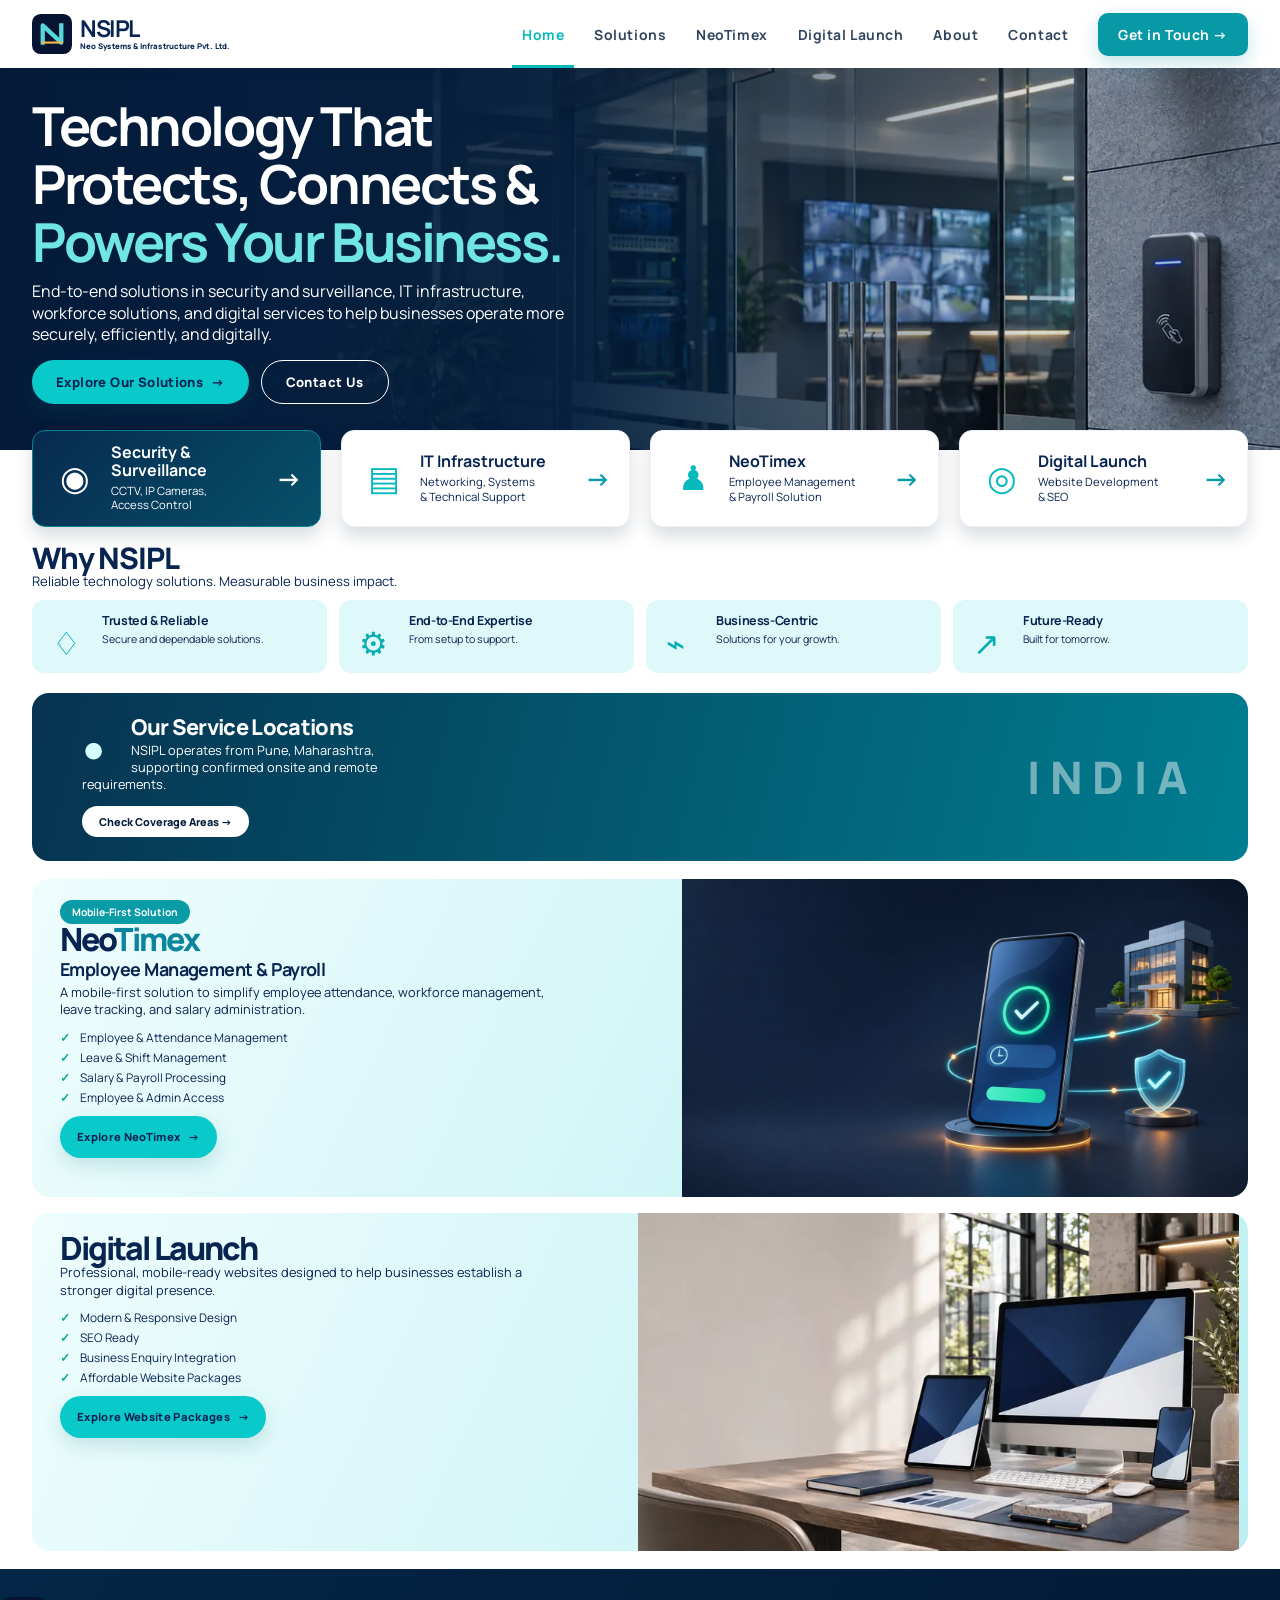
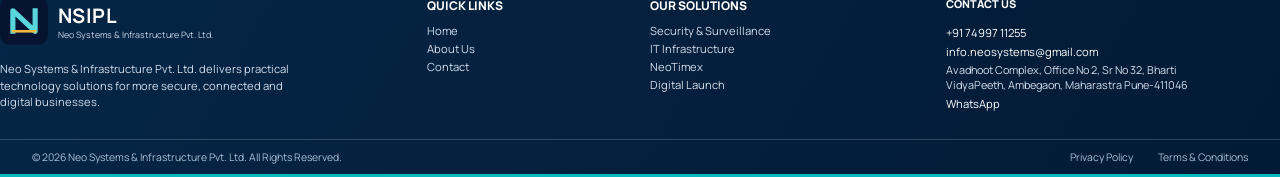
<file: index.html>
<!doctype html>
<html lang="en">
  <head>
    <meta charset="UTF-8" />
    <meta name="viewport" content="width=device-width, initial-scale=1.0" />
    <meta
      name="description"
      content="NSIPL delivers security, IT infrastructure, workforce and digital services for growing businesses."
    />
    <link rel="canonical" href="https://neosysx.in/" />
    <meta property="og:title" content="NSIPL | Technology That Protects, Connects & Powers Your Business" />
    <meta property="og:description" content="End-to-end security, IT infrastructure, workforce and digital services." />
    <meta property="og:image" content="https://neosysx.in/assets/home/security-enterprise-1360.webp" />
    <meta property="og:type" content="website" />
    <title>NSIPL | Security, Infrastructure & Digital Services</title>
    <link rel="preconnect" href="https://fonts.googleapis.com" />
    <link rel="preconnect" href="https://fonts.gstatic.com" crossorigin />
    <link
      href="https://fonts.googleapis.com/css2?family=DM+Mono:wght@400;500&family=Manrope:wght@400;500;600;700;800&display=swap"
      rel="stylesheet"
    />
    <link rel="stylesheet" href="styles.css" />
    <link rel="icon" type="image/svg+xml" href="favicon.svg" />
  </head>
  <body>
    <a class="skip-link" href="#main">Skip to content</a>
    <header class="site-header">
      <a class="wordmark" href="#top" aria-label="Neo Systems home">
        <span class="wordmark-mark" aria-hidden="true"></span>
        <span>NEO<span> SYSTEMS</span></span>
      </a>
      <button type="button" class="menu-toggle" aria-label="Open menu" aria-expanded="false" aria-controls="site-nav"><span></span><span></span><span></span></button>
      <nav id="site-nav" aria-label="Main navigation">
        <a href="#top">Home</a>
        <a href="services.html">Services</a>
        <a href="digital-launch.html">Digital Launch</a>
        <a href="neotimex.html">NeoTimex</a>
        <a href="approach.html">Approach</a>
        <a class="nav-cta" href="contact.html">Talk to us</a>
      </nav>
    </header>

    <main id="main">
      <section class="hero" id="top">
        <div class="eyebrow"><span></span> Professional security systems</div>
        <div class="hero-grid">
          <div>
            <h1>Clear visibility.<br /><em>Practical control.</em></h1>
            <p class="lead">
              Neo Systems helps organisations plan, deploy and maintain CCTV and surveillance systems designed around their operating environment.
            </p>
            <div class="hero-actions">
              <a class="button button-primary" href="services.html">Explore surveillance services</a>
              <a class="button button-quiet" href="neotimex.html">Meet NeoTimex <span aria-hidden="true">↓</span></a>
            </div>
          </div>
          <figure class="hero-visual">
            <picture>
              <source
                type="image/webp"
                srcset="assets/home/security-enterprise-800.webp 800w, assets/home/security-enterprise-1360.webp 1360w"
                sizes="(max-width: 760px) 100vw, 52vw"
              />
              <img src="assets/surveillance-hero.jpg" width="1440" height="810" fetchpriority="high" decoding="async" alt="Representative commercial entrance with CCTV, access control and network infrastructure." />
            </picture>
            <figcaption><span class="note-number">01</span><p>Service-led surveillance support, from system planning through ongoing upkeep.</p></figcaption>
          </figure>
        </div>
        <div class="hero-line" aria-hidden="true"></div>
      </section>

      <section class="services section" id="surveillance" aria-labelledby="services-title">
        <div class="section-intro">
          <p class="section-kicker">CCTV & surveillance</p>
          <h2 id="services-title">Professional support for the systems your site depends on.</h2>
        </div>
        <p class="section-copy">
          Professional planning, deployment coordination and ongoing support for security and essential workplace technology systems.
        </p>
        <div class="service-grid">
          <article data-service="neotimex">
            <span>01</span>
            <h3>NeoTimex</h3>
            <p>Mobile-based, cost-conscious time attendance for organisations exploring a simpler attendance workflow.</p>
          </article>
          <article class="service-card-security" data-service="cctv">
            <span>02</span>
            <h3>CCTV & IP camera surveillance</h3>
            <p>Site-aware camera planning aligned to coverage priorities, workflows and future needs.</p>
          </article>
          <article data-service="access-control">
            <span>03</span>
            <h3>Access control systems</h3>
            <p>Practical support for defining controlled-entry requirements and a usable system handover.</p>
          </article>
          <article data-service="video-door-phone">
            <span>04</span>
            <h3>Video door phones</h3>
            <p>Guidance for visitor communication and entry systems that suit the way your site operates.</p>
          </article>
          <article data-service="computer-hardware">
            <span>05</span>
            <h3>Computer hardware</h3>
            <p>Professional assistance for the hardware foundation required by your operational setup.</p>
          </article>
          <article data-service="networking">
            <span>06</span>
            <h3>Networking</h3>
            <p>Planning and deployment support for the dependable network infrastructure your systems rely on.</p>
          </article>
        </div>
        <div class="procurement">
          <p class="section-kicker">How procurement works</p>
          <p>
            Neo Systems is service-led. When equipment is needed, we can help clients assess options and source suitable raw material, with transparent handling charges rather than equipment resale.
          </p>
        </div>
      </section>

      <section class="product section" id="neotimex" aria-labelledby="neotimex-title">
        <div class="product-image-wrap">
          <img src="assets/neotimex-hero.jpg" width="1440" height="810" loading="lazy" alt="Conceptual illustration of a mobile time-attendance app connected to a workplace." />
          <span class="product-image-label">MOBILE-BASED ATTENDANCE</span>
        </div>
        <div class="product-content">
          <p class="section-kicker">Introducing NeoTimex</p>
          <h2 id="neotimex-title">A straightforward way to think about time attendance.</h2>
          <p>
            NeoTimex is a mobile-based time-attendance product for teams looking for a cost-conscious alternative to conventional attendance setups.
          </p>
          <ul class="product-points">
            <li><span>01</span> Mobile-first attendance workflow</li>
            <li><span>02</span> Designed for a cost-effective rollout</li>
            <li><span>03</span> Product details tailored in the next iteration</li>
          </ul>
          <a class="text-link" href="neotimex.html">Ask about NeoTimex <span aria-hidden="true">↗</span></a>
        </div>
      </section>

      <section class="enquire section" id="enquire" aria-labelledby="enquire-title">
        <p class="section-kicker">Start with the right question</p>
        <h2 id="enquire-title">Tell us what needs visibility, support or a simpler attendance process.</h2>
        <p>
          Share your current setup and priorities. A production contact route will be added once the approved enquiry owner and contact details are confirmed.
        </p>
      </section>
    </main>

    <footer>
      <a class="wordmark" href="#top"><span class="wordmark-mark" aria-hidden="true"></span><span>NEO<span> SYSTEMS</span></span></a>
      <p>Surveillance services & mobile time attendance</p>
      <p class="footer-note">Draft site — content and contact details subject to approval.</p>
    </footer>
    <script type="application/ld+json">{"@context":"https://schema.org","@type":"Organization","name":"Neo Systems","url":"https://neosysx.in/"}</script>
    <script src="script.js"></script>
  </body>
</html>
</file>
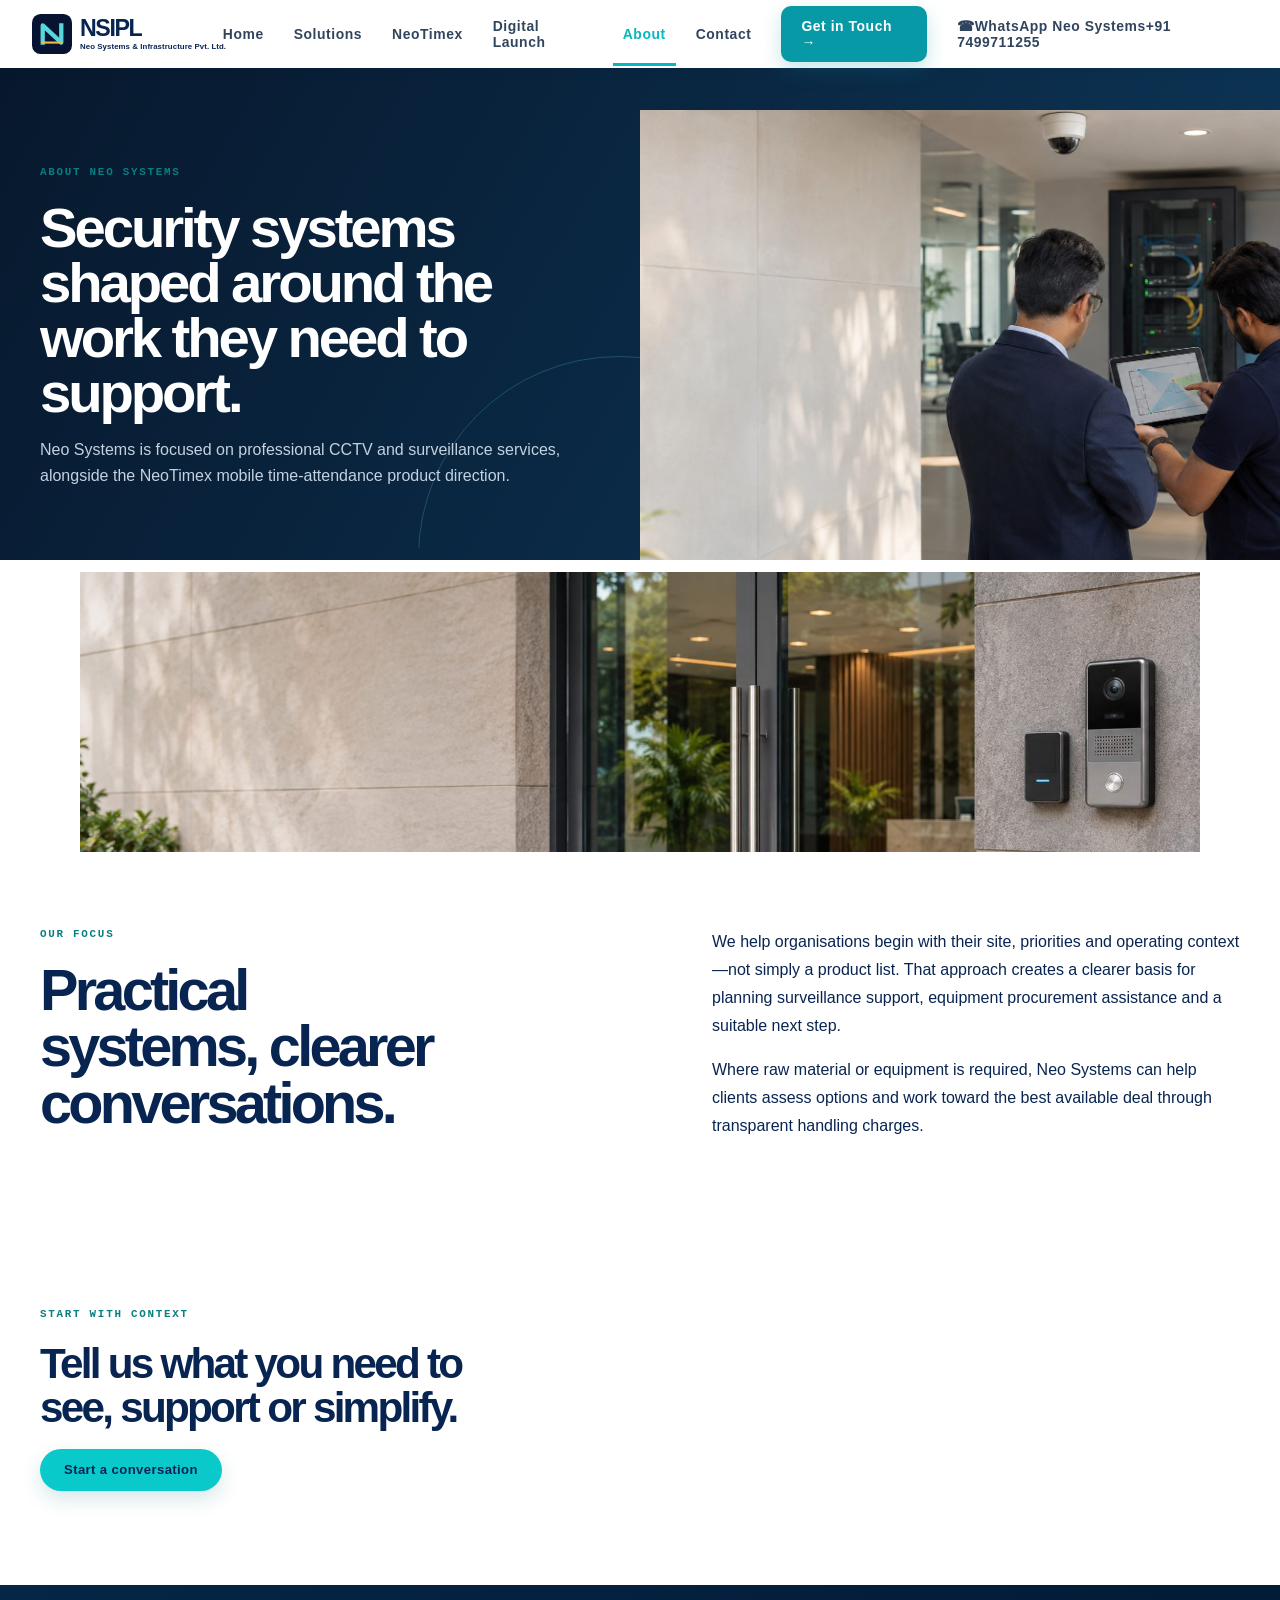
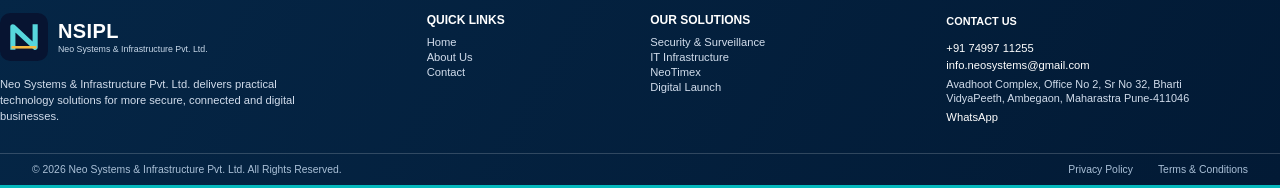
<file: about.html>
<!doctype html>
<html lang="en">
  <head>
    <meta charset="utf-8" />
    <meta name="viewport" content="width=device-width,initial-scale=1" />
    <meta name="description" content="Neo Systems provides professional CCTV, surveillance and mobile time-attendance solutions." />
    <link rel="canonical" href="https://neosysx.in/about.html" />
    <title>About Neo Systems | CCTV, Surveillance & NeoTimex</title>
    <link rel="stylesheet" href="styles.css" />
    <link rel="icon" type="image/svg+xml" href="favicon.svg" />
  </head>
  <body>
    <a class="skip-link" href="#main">Skip to content</a>
    <header class="site-header">
      <a class="wordmark" href="index.html" aria-label="Neo Systems home"><span class="wordmark-mark" aria-hidden="true"></span><span>NEO<span> SYSTEMS</span></span></a>
      <button class="menu-toggle" aria-expanded="false" aria-controls="site-nav">Menu</button>
      <nav id="site-nav" aria-label="Main navigation"><a href="index.html">Home</a><a href="services.html">Services</a><a href="neotimex.html">NeoTimex</a><a href="approach.html">Approach</a><a class="nav-cta" href="contact.html">Talk to us</a></nav>
    </header>
    <main id="main">
      <section class="page-hero about-hero"><div><p class="section-kicker">About Neo Systems</p><h1>Security systems shaped around the work they need to support.</h1><p>Neo Systems is focused on professional CCTV and surveillance services, alongside the NeoTimex mobile time-attendance product direction.</p></div><img src="assets/about-consultation.jpg" width="1664" height="936" fetchpriority="high" alt="Two professionals reviewing a security-system plan beside a network cabinet and CCTV camera." /></section>
      <section class="about-gallery" aria-label="Neo Systems in context">
        <img src="assets/about-entrance.jpg" width="1664" height="936" loading="lazy" alt="Commercial entrance with access-control hardware, video door phone and security camera." />
      </section>
      <section class="section about-grid">
        <div><p class="section-kicker">Our focus</p><h2>Practical systems, clearer conversations.</h2></div>
        <div><p>We help organisations begin with their site, priorities and operating context—not simply a product list. That approach creates a clearer basis for planning surveillance support, equipment procurement assistance and a suitable next step.</p><p>Where raw material or equipment is required, Neo Systems can help clients assess options and work toward the best available deal through transparent handling charges.</p></div>
      </section>
      <section class="cta section"><p class="section-kicker">Start with context</p><h2>Tell us what you need to see, support or simplify.</h2><a class="button button-primary" href="contact.html">Start a conversation</a></section>
    </main>
    <footer><a class="wordmark" href="index.html"><span class="wordmark-mark" aria-hidden="true"></span><span>NEO<span> SYSTEMS</span></span></a><p>Surveillance services & mobile time attendance</p><p class="footer-note">Draft content — subject to approval.</p></footer>
    <script src="script.js"></script>
  </body>
</html>
</file>
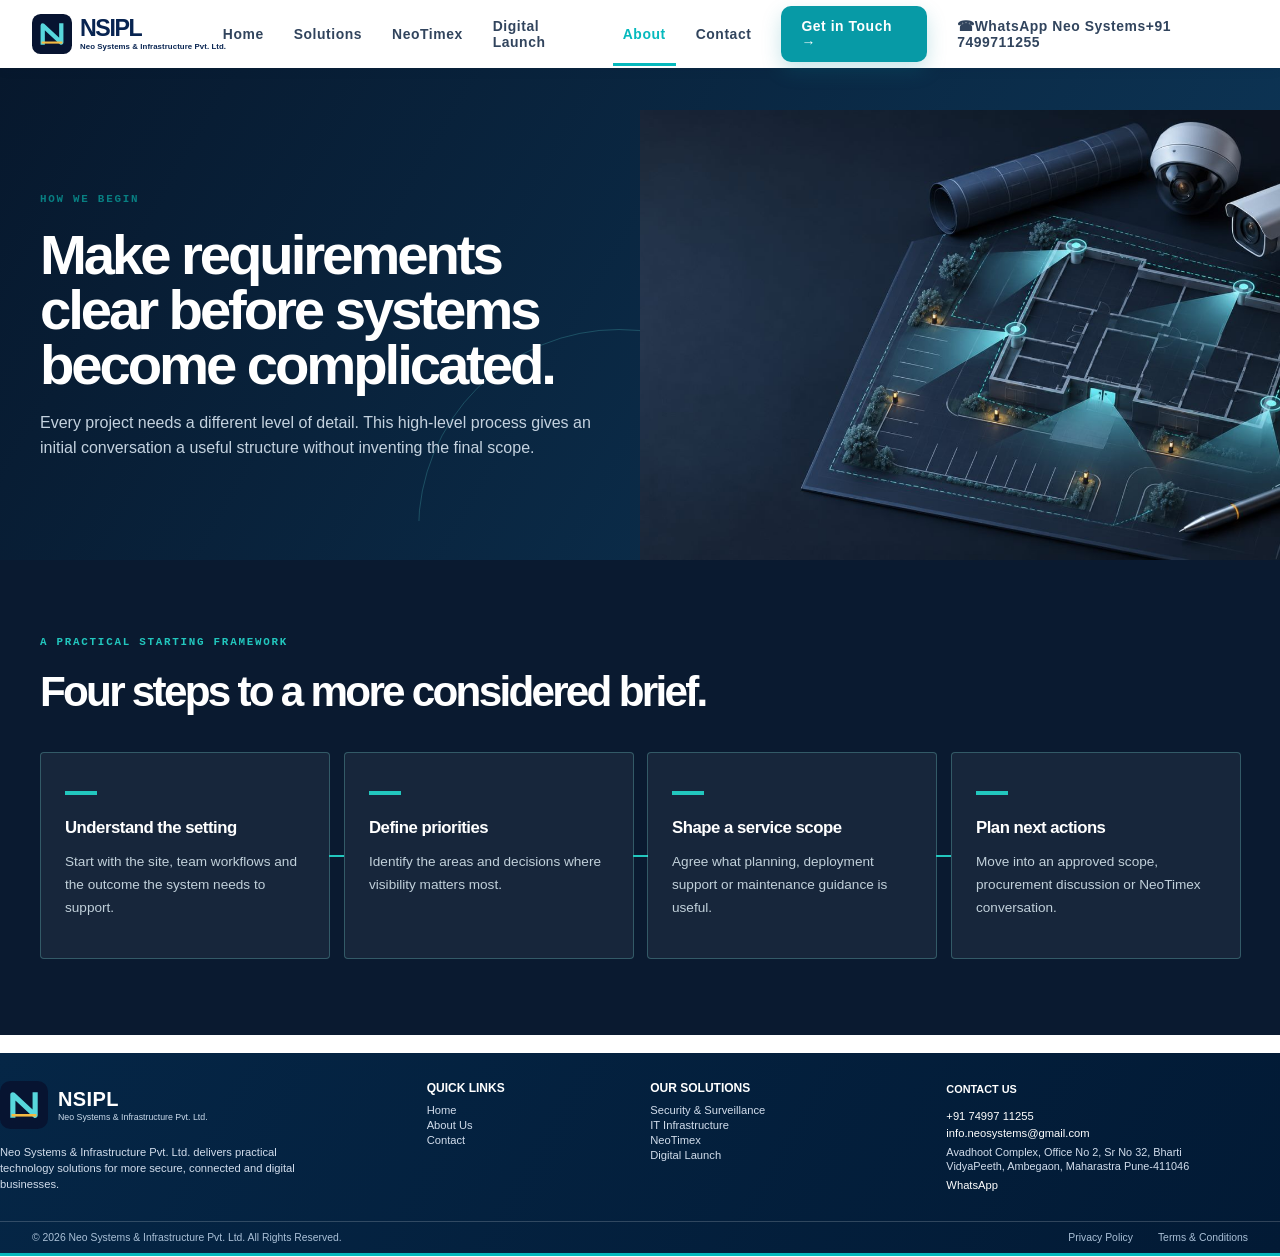
<file: approach.html>
<!doctype html>
<html lang="en">
<head>
<meta charset="utf-8">
<meta name="viewport" content="width=device-width,initial-scale=1">
<title>Our Approach | Neo Systems</title>
<meta name="description" content="A practical approach to planning CCTV and surveillance service requirements.">
<link rel="canonical" href="https://neosysx.in/approach.html">
<link rel="stylesheet" href="styles.css">
<link rel="icon" type="image/svg+xml" href="favicon.svg">
</head>
<body>
<a class="skip-link" href="#main">Skip to content</a>
<header class="site-header">
<a class="wordmark" href="index.html">
<span class="wordmark-mark">
</span>
<span>NEO<span> SYSTEMS</span>
</span>
</a>
<button class="menu-toggle" aria-expanded="false" aria-controls="site-nav">Menu</button>
<nav id="site-nav">
<a href="index.html">Home</a>
<a href="services.html">Services</a>
<a href="neotimex.html">NeoTimex</a>
<a href="approach.html">Approach</a>
<a class="nav-cta" href="contact.html">Talk to us</a>
</nav>
</header>
<main id="main">
<section class="page-hero approach-hero">
<div>
<p class="section-kicker">How we begin</p>
<h1>Make requirements clear before systems become complicated.</h1>
<p>Every project needs a different level of detail. This high-level process gives an initial conversation a useful structure without inventing the final scope.</p>
</div>
<img src="assets/approach-plan.jpg" width="1440" height="810" fetchpriority="high" alt="Conceptual planning workspace for security and technology systems." />
</section>
<section class="steps section">
<p class="section-kicker">A practical starting framework</p>
<h2>Four steps to a more considered brief.</h2>
<div class="steps-grid">
<article>
<span>01</span>
<h3>Understand the setting</h3>
<p>Start with the site, team workflows and the outcome the system needs to support.</p>
</article>
<article>
<span>02</span>
<h3>Define priorities</h3>
<p>Identify the areas and decisions where visibility matters most.</p>
</article>
<article>
<span>03</span>
<h3>Shape a service scope</h3>
<p>Agree what planning, deployment support or maintenance guidance is useful.</p>
</article>
<article>
<span>04</span>
<h3>Plan next actions</h3>
<p>Move into an approved scope, procurement discussion or NeoTimex conversation.</p>
</article>
</div>
</section>
</main>
<footer>
<a class="wordmark" href="index.html">
<span class="wordmark-mark">
</span>
<span>NEO<span> SYSTEMS</span>
</span>
</a>
<p>Surveillance services & mobile time attendance</p>
<p class="footer-note">Draft content — subject to approval.</p>
</footer>
<script src="script.js">
</script>
</body>
</html>
</file>
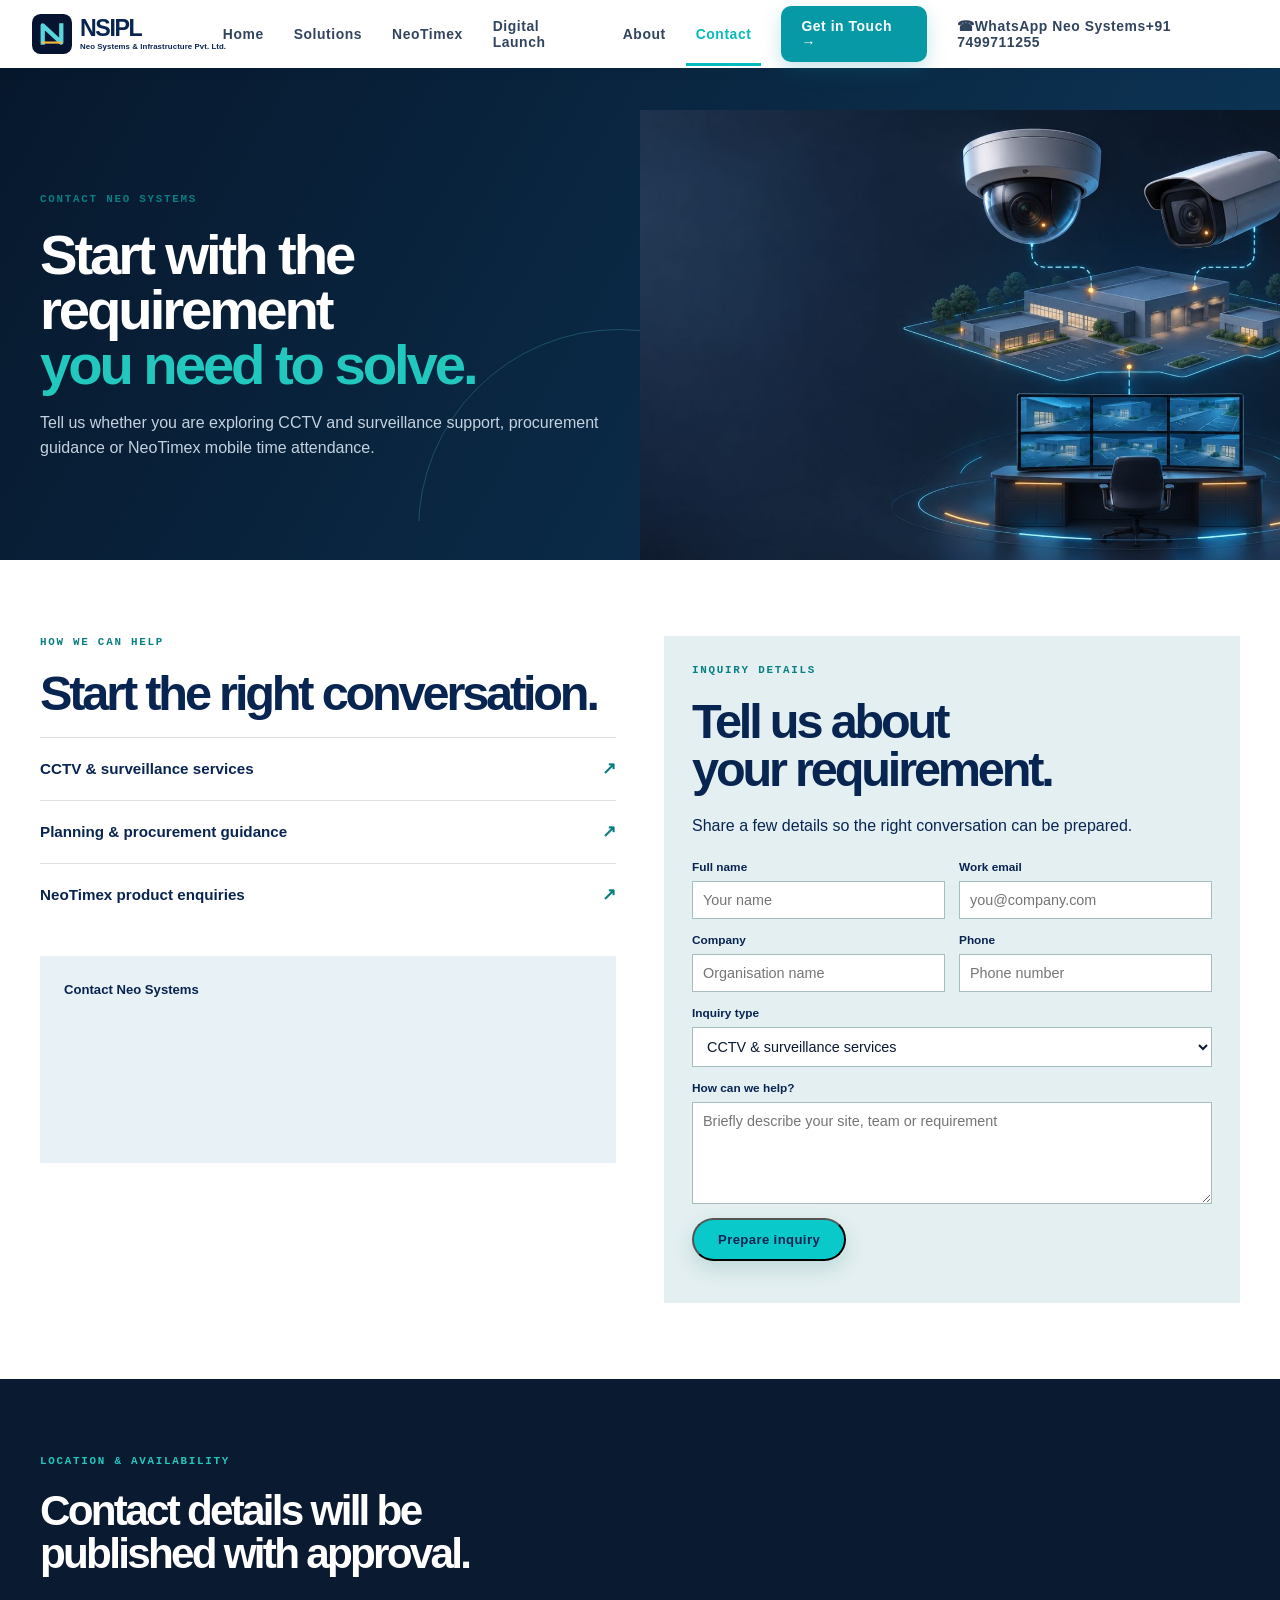
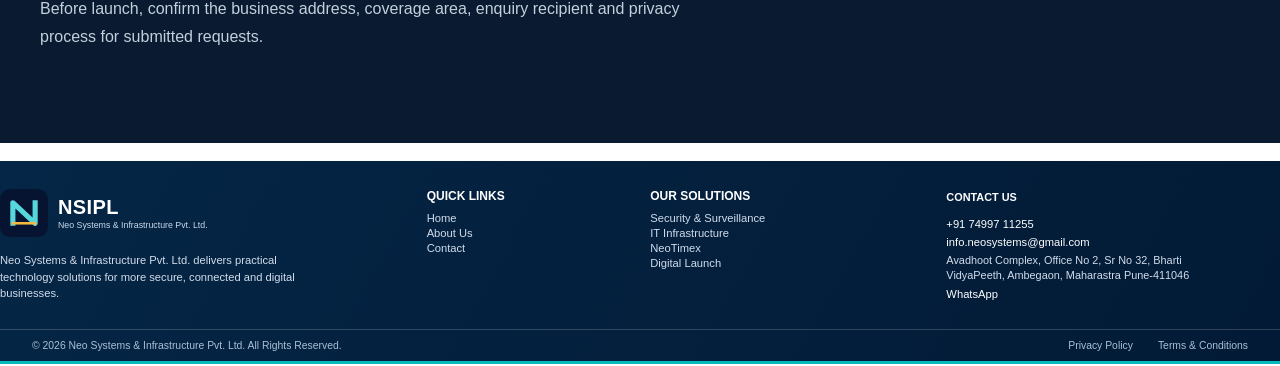
<file: contact.html>
<!doctype html>
<html lang="en">
<head>
<meta charset="utf-8">
<meta name="viewport" content="width=device-width,initial-scale=1">
<title>Contact Neo Systems | CCTV & NeoTimex</title>
<meta name="description" content="Start a conversation with Neo Systems about CCTV, surveillance services or NeoTimex.">
<meta name="robots" content="noindex,nofollow">
<link rel="stylesheet" href="styles.css">
<link rel="icon" type="image/svg+xml" href="favicon.svg">
</head>
<body>
<a class="skip-link" href="#main">Skip to content</a>
<header class="site-header">
<a class="wordmark" href="index.html">
<span class="wordmark-mark">
</span>
<span>NEO<span> SYSTEMS</span>
</span>
</a>
<button class="menu-toggle" aria-expanded="false" aria-controls="site-nav">Menu</button>
<nav id="site-nav">
<a href="index.html">Home</a>
<a href="services.html">Services</a>
<a href="neotimex.html">NeoTimex</a>
<a href="approach.html">Approach</a>
<a class="nav-cta" href="contact.html">Talk to us</a>
</nav>
</header>
<main id="main">
<section class="page-hero contact-page-hero">
<div>
<p class="section-kicker">Contact</p>
<h1>Start with your current requirement.</h1>
<p>Whether the conversation is about CCTV support or NeoTimex, we first need to understand the setting and outcome you need.</p>
</div>
<img src="assets/surveillance-hero.jpg" width="1440" height="810" fetchpriority="high" alt="Conceptual surveillance environment for a security-services inquiry." />
</section>
<section class="section contact-grid">
<div>
<p class="section-kicker">For your next iteration</p>
<h2>Establish the right route.</h2>
<p>Approved contact channels and an enquiry owner are required before this becomes a live lead-capture page. This draft intentionally does not collect or transmit visitor information.</p>
</div>
<aside>
<h3>Approval needed before launch</h3>
<ul>
<li>Approved phone, email and enquiry recipient</li>
<li>Business address and service coverage area</li>
<li>Privacy notice and form-handling process</li>
</ul>
</aside>
</section>
</main>
<footer>
<a class="wordmark" href="index.html">
<span class="wordmark-mark">
</span>
<span>NEO<span> SYSTEMS</span>
</span>
</a>
<p>Surveillance services & mobile time attendance</p>
<p class="footer-note">Draft content — subject to approval.</p>
</footer>
<script src="script.js">
</script>
</body>
</html>
</file>
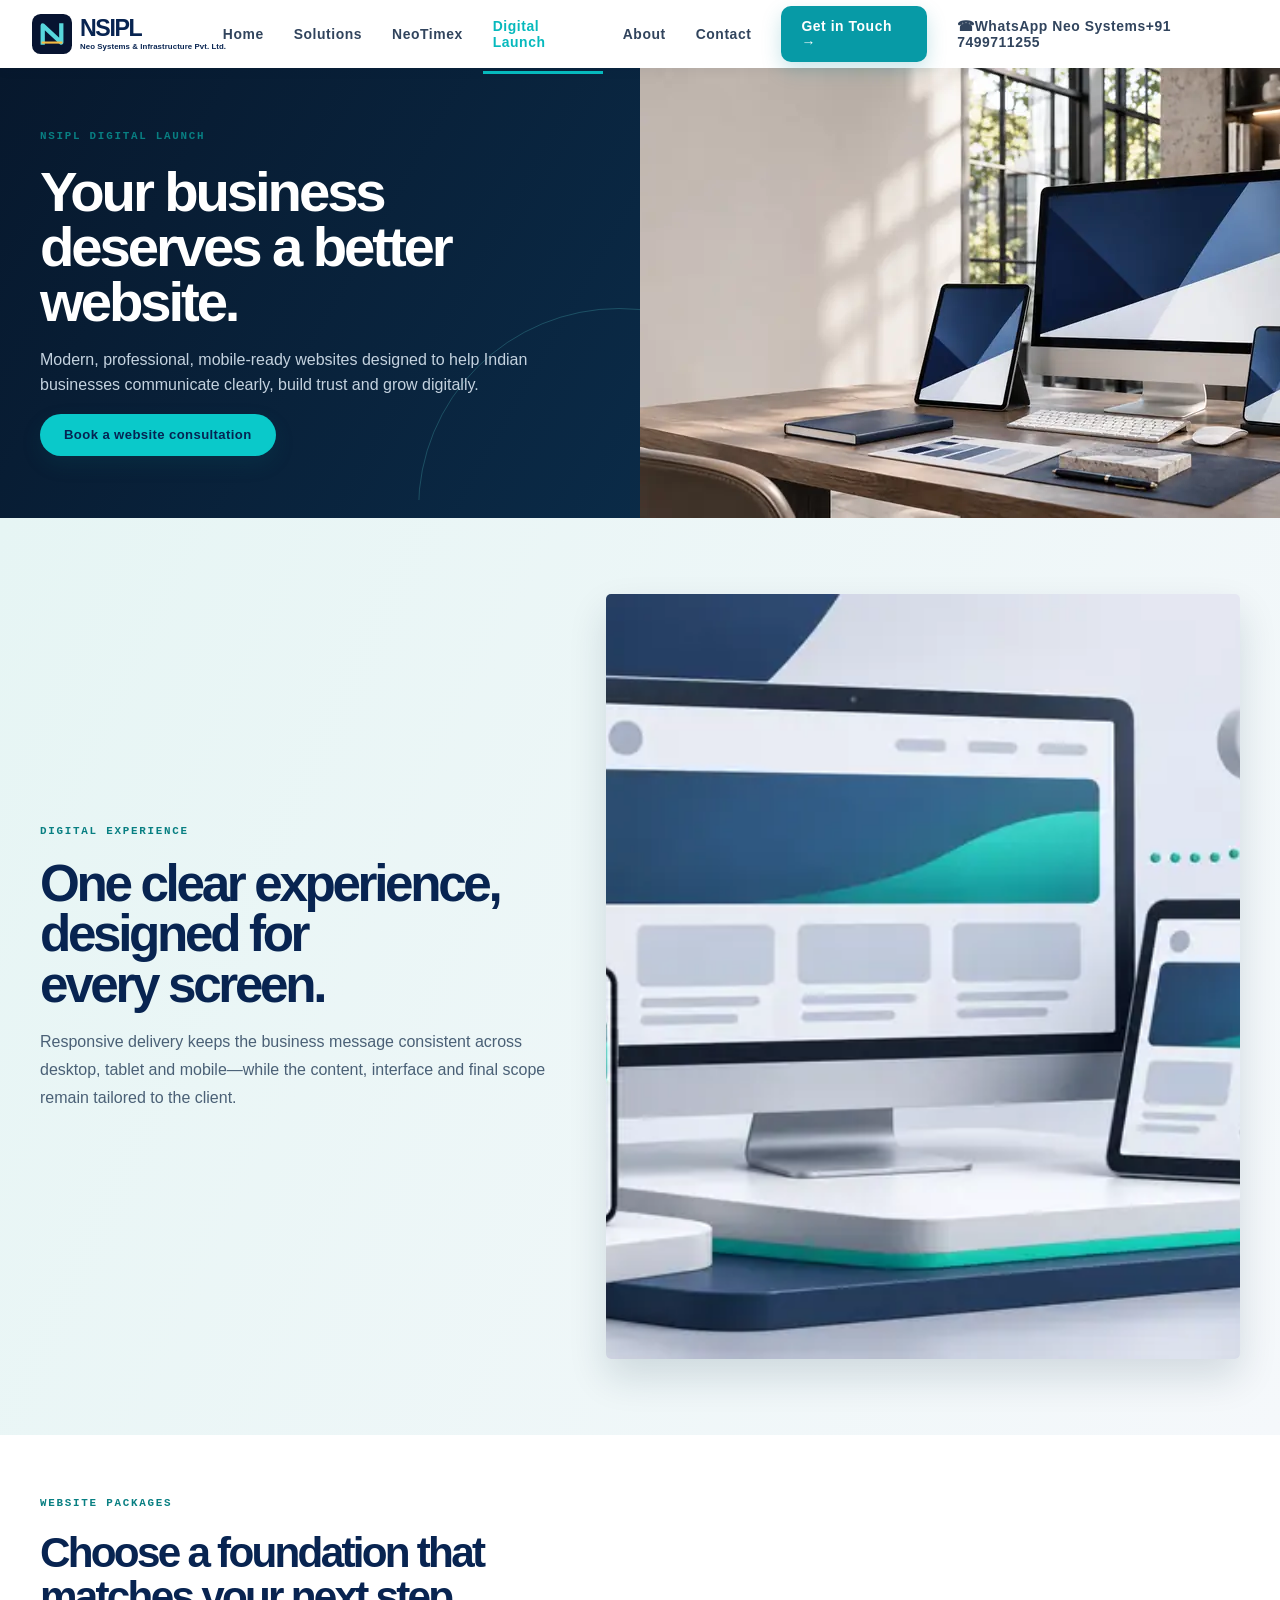
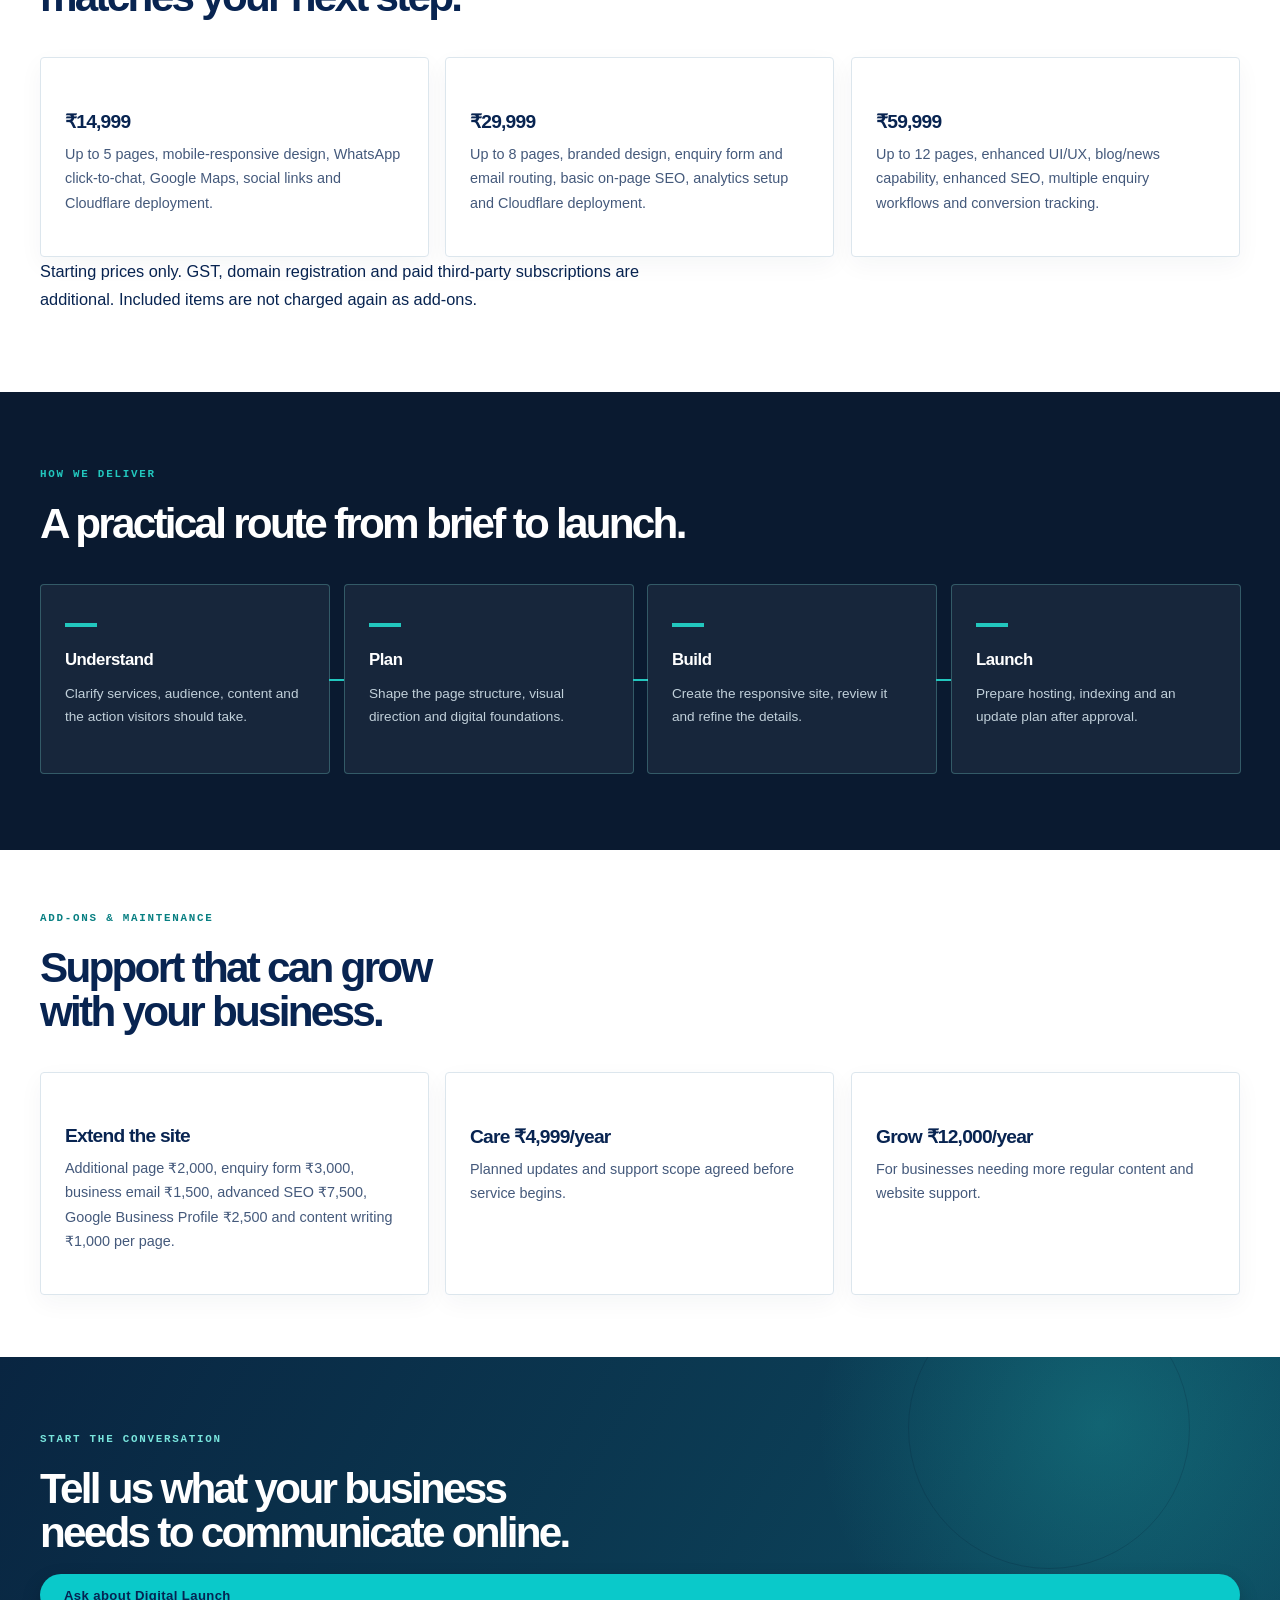
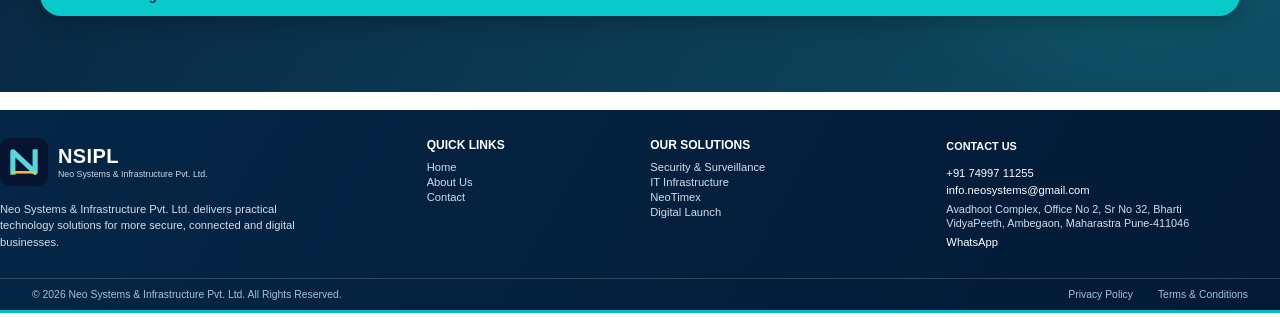
<file: digital-launch.html>
<!doctype html><html lang="en"><head><meta charset="utf-8"><meta name="viewport" content="width=device-width,initial-scale=1"><title>NSIPL Digital Launch | Website Development</title><meta name="description" content="Professional, mobile-ready website development and digital services for Indian businesses."><link rel="canonical" href="https://neosysx.in/digital-launch.html"><link rel="stylesheet" href="styles.css"><link rel="icon" type="image/svg+xml" href="favicon.svg"></head><body><a class="skip-link" href="#main">Skip to content</a><header class="site-header"><a class="wordmark" href="index.html"><span class="wordmark-mark"></span><span>NEO<span> SYSTEMS</span></span></a><button class="menu-toggle" aria-expanded="false" aria-controls="site-nav">Menu</button><nav id="site-nav"><a href="index.html">Home</a><a href="services.html">Services</a><a href="digital-launch.html" aria-current="page">Digital Launch</a><a href="neotimex.html">NeoTimex</a><a href="approach.html">Approach</a><a class="nav-cta" href="contact.html">Talk to us</a></nav></header><main id="main"><section class="page-hero"><div><p class="section-kicker">NSIPL Digital Launch</p><h1>Your business deserves a better website.</h1><p>Modern, professional, mobile-ready websites designed to help Indian businesses communicate clearly, build trust and grow digitally.</p><a class="button button-primary" href="contact.html">Book a website consultation</a></div><picture><source type="image/webp" srcset="assets/digital-launch/responsive-web-design-800.webp 800w, assets/digital-launch/responsive-web-design-1360.webp 1360w" sizes="(max-width: 760px) 100vw, 50vw"><img src="assets/approach-plan.jpg" width="1440" height="810" fetchpriority="high" decoding="async" alt="Representative responsive website-design composition shown across desktop, tablet and mobile devices."></picture></section><section class="section page-content"><p class="section-kicker">Website packages</p><h2>Choose a foundation that matches your next step.</h2><div class="feature-list"><article><span>Starter</span><h3>₹14,999</h3><p>Up to 5 pages, mobile-responsive design, WhatsApp click-to-chat, Google Maps, social links and Cloudflare deployment.</p></article><article><span>Business</span><h3>₹29,999</h3><p>Up to 8 pages, branded design, enquiry form and email routing, basic on-page SEO, analytics setup and Cloudflare deployment.</p></article><article><span>Premium</span><h3>₹59,999</h3><p>Up to 12 pages, enhanced UI/UX, blog/news capability, enhanced SEO, multiple enquiry workflows and conversion tracking.</p></article></div><p class="wide-copy">Starting prices only. GST, domain registration and paid third-party subscriptions are additional. Included items are not charged again as add-ons.</p></section><section class="steps section"><p class="section-kicker">How we deliver</p><h2>A practical route from brief to launch.</h2><div class="steps-grid"><article><span>01</span><h3>Understand</h3><p>Clarify services, audience, content and the action visitors should take.</p></article><article><span>02</span><h3>Plan</h3><p>Shape the page structure, visual direction and digital foundations.</p></article><article><span>03</span><h3>Build</h3><p>Create the responsive site, review it and refine the details.</p></article><article><span>04</span><h3>Launch</h3><p>Prepare hosting, indexing and an update plan after approval.</p></article></div></section><section class="section page-content"><p class="section-kicker">Add-ons & maintenance</p><h2>Support that can grow with your business.</h2><div class="feature-list"><article><span>Add-ons</span><h3>Extend the site</h3><p>Additional page ₹2,000, enquiry form ₹3,000, business email ₹1,500, advanced SEO ₹7,500, Google Business Profile ₹2,500 and content writing ₹1,000 per page.</p></article><article><span>Maintenance</span><h3>Care ₹4,999/year</h3><p>Planned updates and support scope agreed before service begins.</p></article><article><span>Maintenance</span><h3>Grow ₹12,000/year</h3><p>For businesses needing more regular content and website support.</p></article></div></section><section class="enquire section"><p class="section-kicker">Start the conversation</p><h2>Tell us what your business needs to communicate online.</h2><a class="button button-primary" href="contact.html">Ask about Digital Launch</a></section></main><footer></footer><script src="script.js"></script></body></html>
</file>
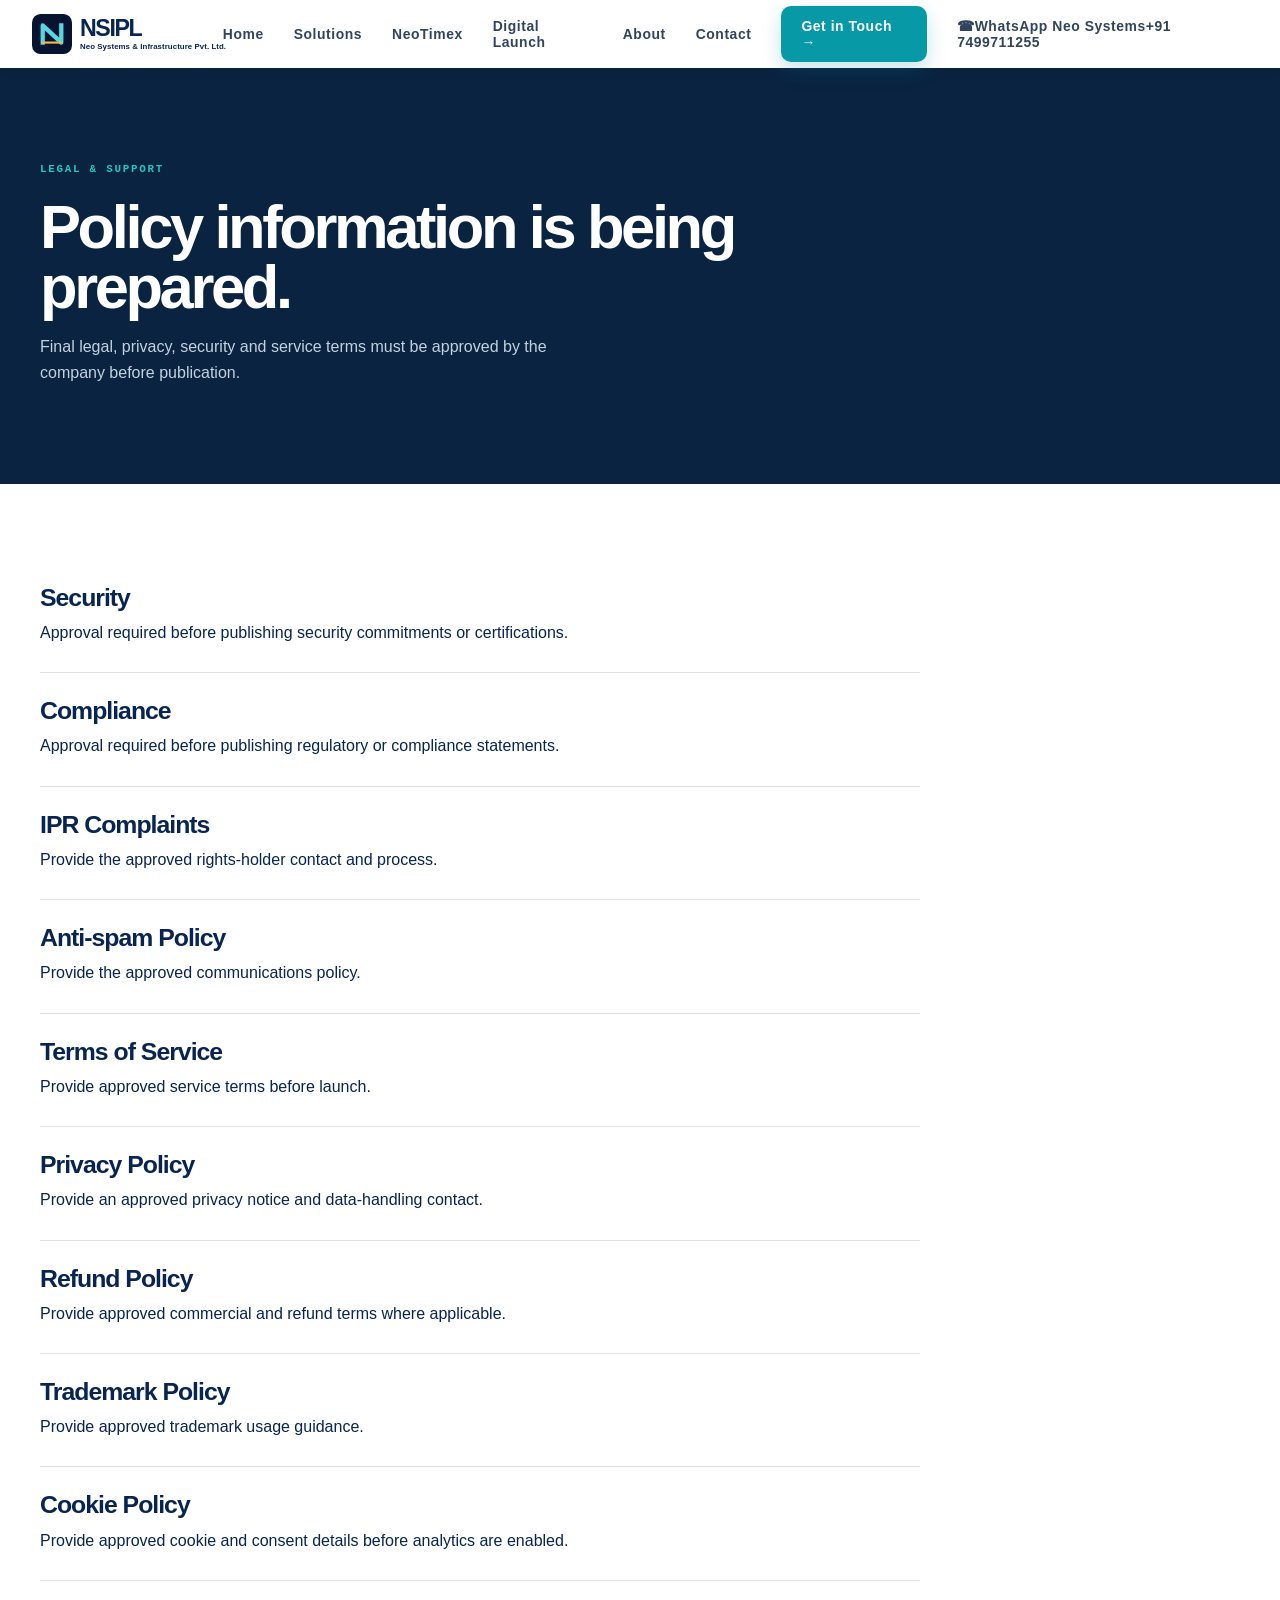
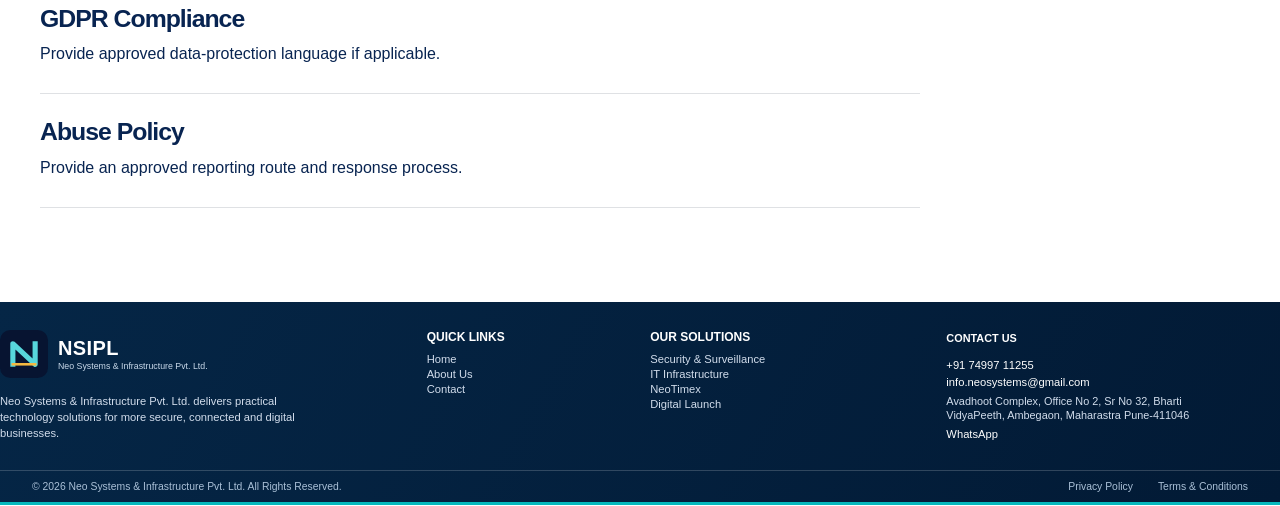
<file: legal.html>
<!doctype html>
<html lang="en">
  <head>
    <meta charset="utf-8" />
    <meta name="viewport" content="width=device-width,initial-scale=1" />
    <meta name="robots" content="noindex,nofollow" />
    <title>Legal & Policy Information | Neo Systems</title>
    <link rel="stylesheet" href="styles.css" />
    <link rel="icon" type="image/svg+xml" href="favicon.svg" />
  </head>
  <body>
    <a class="skip-link" href="#main">Skip to content</a>
    <header class="site-header">
      <a class="wordmark" href="index.html" aria-label="Neo Systems home"><span class="wordmark-mark" aria-hidden="true"></span><span>NEO<span> SYSTEMS</span></span></a>
      <button class="menu-toggle" aria-expanded="false" aria-controls="site-nav">Menu</button>
      <nav id="site-nav" aria-label="Main navigation"><a href="index.html">Home</a><a href="services.html">Services</a><a href="neotimex.html">NeoTimex</a><a href="approach.html">Approach</a><a class="nav-cta" href="contact.html">Talk to us</a></nav>
    </header>
    <main id="main">
      <section class="page-intro"><p class="section-kicker">Legal & support</p><h1>Policy information is being prepared.</h1><p>Final legal, privacy, security and service terms must be approved by the company before publication.</p></section>
      <section class="section legal-list">
        <article id="security"><h2>Security</h2><p>Approval required before publishing security commitments or certifications.</p></article>
        <article id="compliance"><h2>Compliance</h2><p>Approval required before publishing regulatory or compliance statements.</p></article>
        <article id="ipr-complaints"><h2>IPR Complaints</h2><p>Provide the approved rights-holder contact and process.</p></article>
        <article id="anti-spam-policy"><h2>Anti-spam Policy</h2><p>Provide the approved communications policy.</p></article>
        <article id="terms-of-service"><h2>Terms of Service</h2><p>Provide approved service terms before launch.</p></article>
        <article id="privacy-policy"><h2>Privacy Policy</h2><p>Provide an approved privacy notice and data-handling contact.</p></article>
        <article id="refund-policy"><h2>Refund Policy</h2><p>Provide approved commercial and refund terms where applicable.</p></article>
        <article id="trademark-policy"><h2>Trademark Policy</h2><p>Provide approved trademark usage guidance.</p></article>
        <article id="cookie-policy"><h2>Cookie Policy</h2><p>Provide approved cookie and consent details before analytics are enabled.</p></article>
        <article id="gdpr-compliance"><h2>GDPR Compliance</h2><p>Provide approved data-protection language if applicable.</p></article>
        <article id="abuse-policy"><h2>Abuse Policy</h2><p>Provide an approved reporting route and response process.</p></article>
      </section>
    </main>
    <footer><a class="wordmark" href="index.html"><span class="wordmark-mark" aria-hidden="true"></span><span>NEO<span> SYSTEMS</span></span></a><p>Surveillance services & mobile time attendance</p><p class="footer-note">Draft content — subject to approval.</p></footer>
    <script src="script.js"></script>
  </body>
</html>
</file>
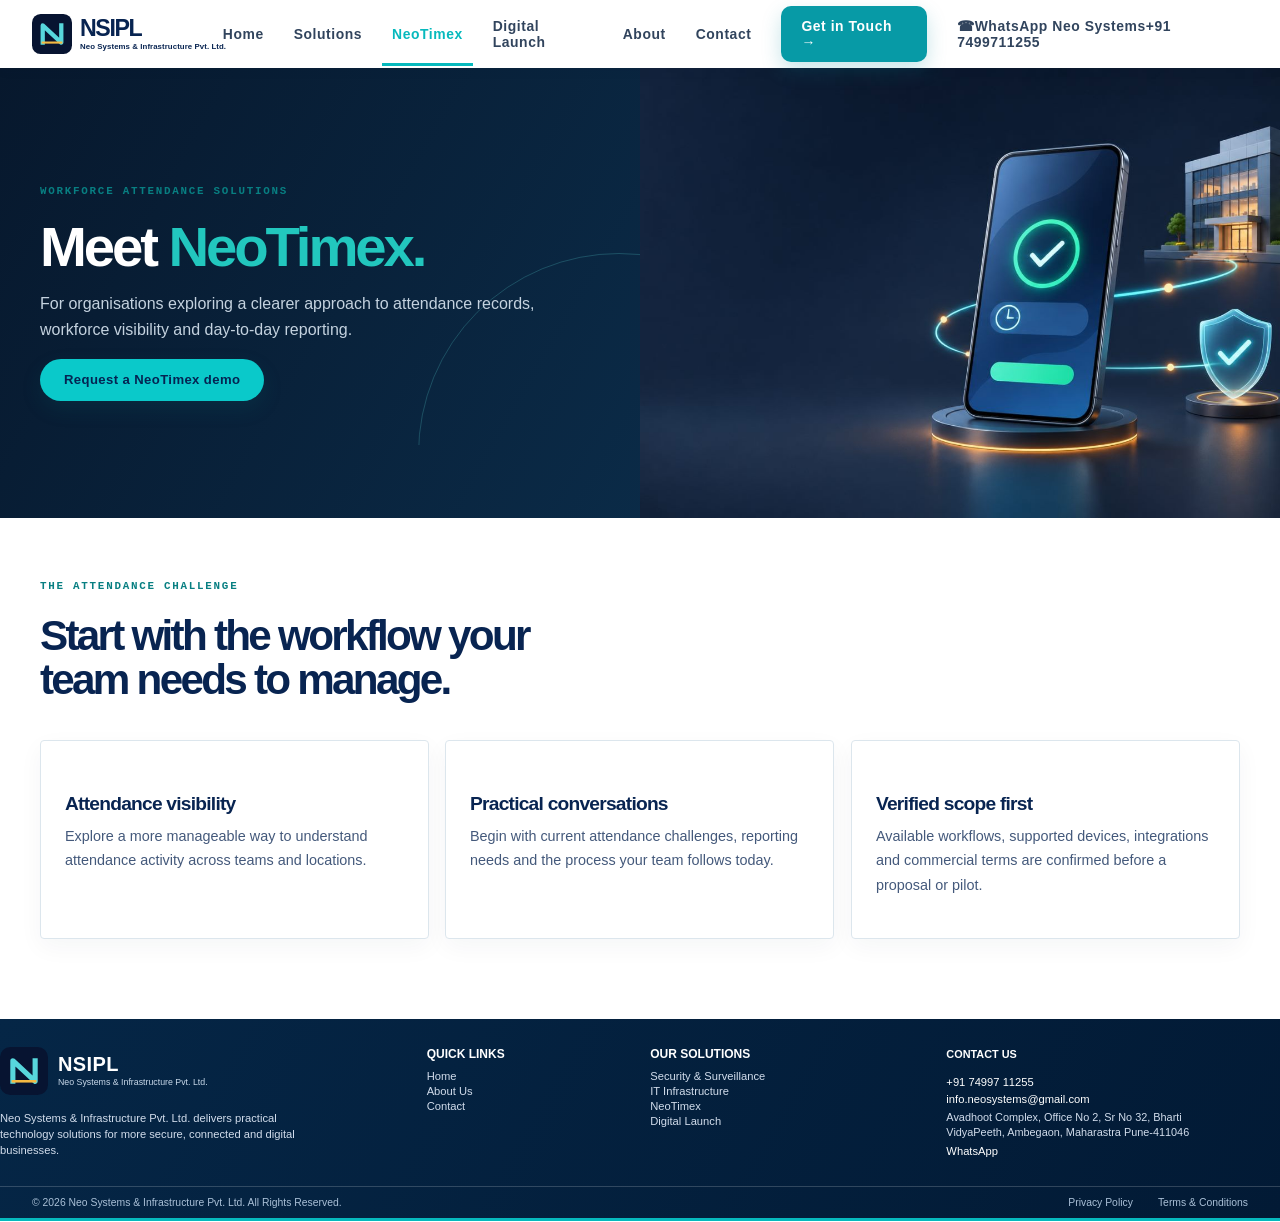
<file: neotimex.html>
<!doctype html>
<html lang="en">
<head>
<meta charset="utf-8">
<meta name="viewport" content="width=device-width,initial-scale=1">
<title>NeoTimex | Smart Attendance for Growing Teams</title>
<meta name="description" content="NeoTimex helps organisations explore a clearer approach to workforce attendance and reporting.">
<link rel="canonical" href="https://neosysx.in/neotimex.html">
<meta property="og:image" content="https://neosysx.in/assets/neotimex-hero.jpg">
<link rel="stylesheet" href="styles.css">
<link rel="icon" type="image/svg+xml" href="favicon.svg">
</head>
<body>
<a class="skip-link" href="#main">Skip to content</a>
<header class="site-header">
<a class="wordmark" href="index.html">
<span class="wordmark-mark">
</span>
<span>NEO<span> SYSTEMS</span>
</span>
</a>
<button class="menu-toggle" aria-expanded="false" aria-controls="site-nav">Menu</button>
<nav id="site-nav">
<a href="index.html">Home</a>
<a href="services.html">Services</a>
<a href="neotimex.html">NeoTimex</a>
<a href="approach.html">Approach</a>
<a class="nav-cta" href="contact.html">Talk to us</a>
</nav>
</header>
<main id="main">
<section class="page-hero">
<div>
<p class="section-kicker">Workforce attendance solutions</p>
<h1>Meet <em>NeoTimex.</em>
</h1>
<p>For organisations exploring a clearer approach to attendance records, workforce visibility and day-to-day reporting.</p>
<a class="button button-primary" href="contact.html">Request a NeoTimex demo</a>
</div>
<img src="assets/neotimex-hero.jpg" width="1440" height="510" fetchpriority="high" alt="Conceptual mobile time-attendance system connected to a workplace.">
</section>
<section class="section page-content">
<p class="section-kicker">The attendance challenge</p>
<h2>Start with the workflow your team needs to manage.</h2>
<div class="feature-list">
<article>
<span>01</span>
<h3>Attendance visibility</h3>
<p>Explore a more manageable way to understand attendance activity across teams and locations.</p>
</article>
<article>
<span>02</span>
<h3>Practical conversations</h3>
<p>Begin with current attendance challenges, reporting needs and the process your team follows today.</p>
</article>
<article>
<span>03</span>
<h3>Verified scope first</h3>
<p>Available workflows, supported devices, integrations and commercial terms are confirmed before a proposal or pilot.</p>
</article>
</div>
</section>
</main>
<footer>
<a class="wordmark" href="index.html">
<span class="wordmark-mark">
</span>
<span>NEO<span> SYSTEMS</span>
</span>
</a>
<p>Surveillance services & mobile time attendance</p>
<p class="footer-note">Draft content — subject to approval.</p>
</footer>
<script src="script.js">
</script>
</body>
</html>
</file>
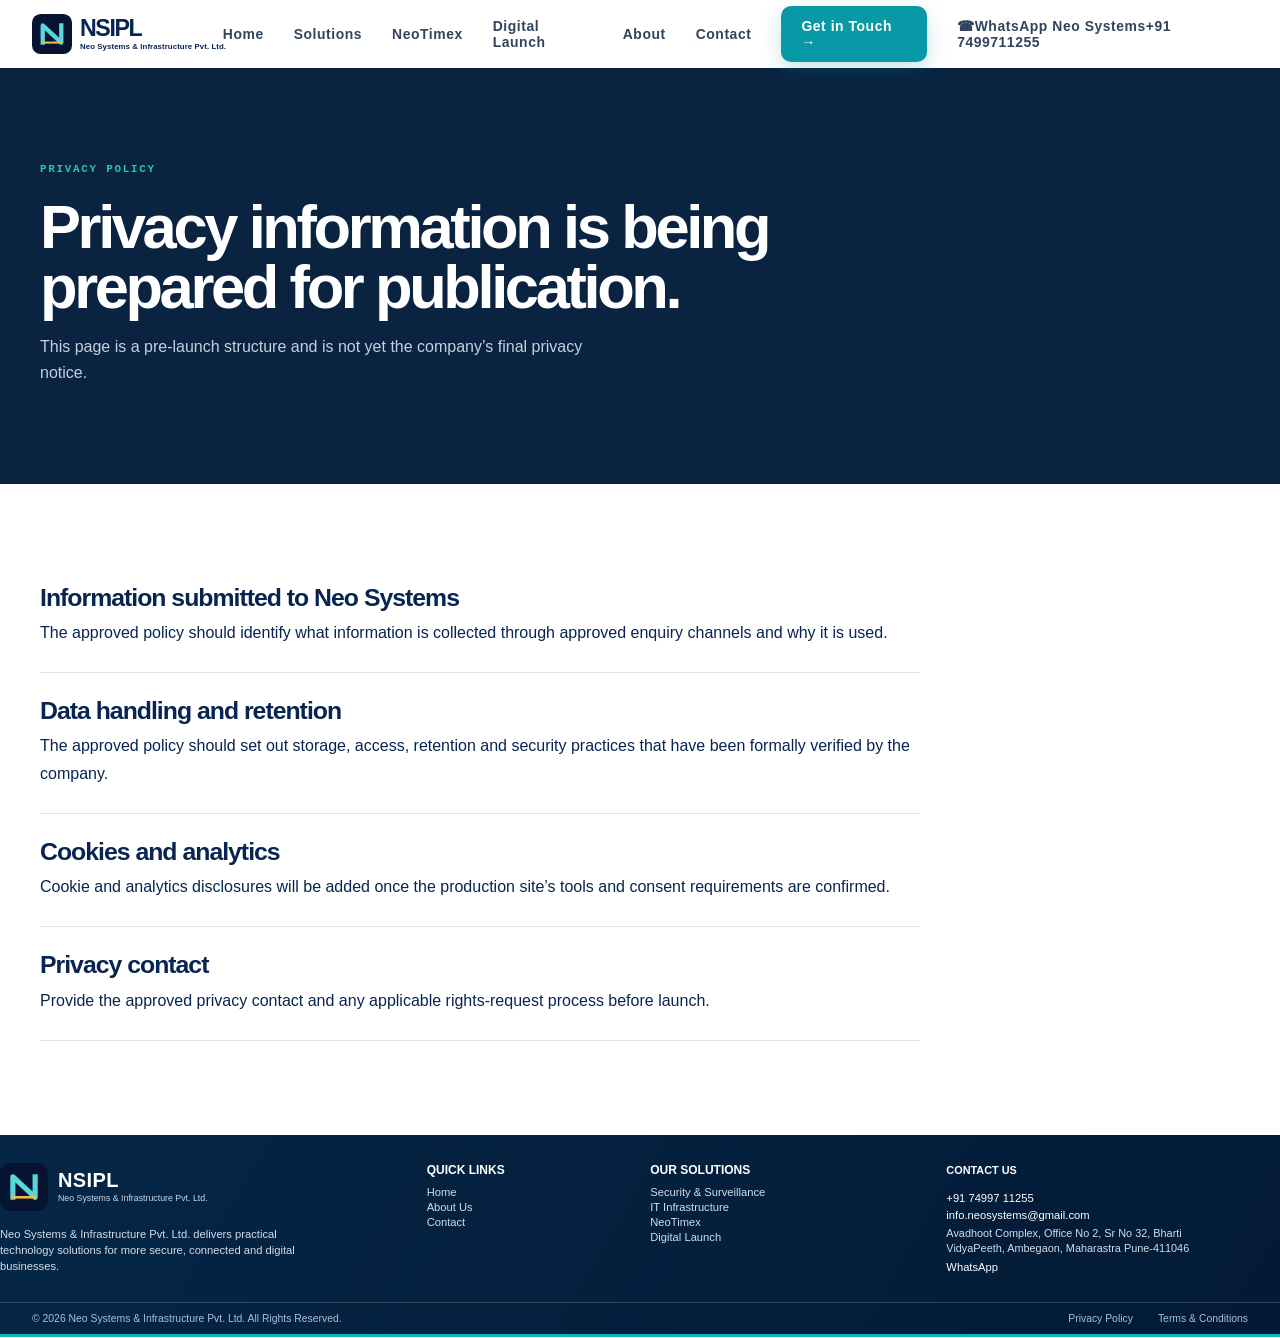
<file: privacy.html>
<!doctype html>
<html lang="en">
  <head>
    <meta charset="utf-8" />
    <meta name="viewport" content="width=device-width,initial-scale=1" />
    <meta name="robots" content="noindex,nofollow" />
    <title>Privacy Policy | Neo Systems</title>
    <link rel="stylesheet" href="styles.css" />
    <link rel="icon" type="image/svg+xml" href="favicon.svg" />
  </head>
  <body>
    <a class="skip-link" href="#main">Skip to content</a>
    <header class="site-header"><a class="wordmark" href="index.html" aria-label="Neo Systems home"><span class="wordmark-mark" aria-hidden="true"></span><span>NEO<span> SYSTEMS</span></span></a><button class="menu-toggle" aria-expanded="false" aria-controls="site-nav">Menu</button><nav id="site-nav" aria-label="Main navigation"><a href="index.html">Home</a><a href="services.html">Services</a><a href="neotimex.html">NeoTimex</a><a href="approach.html">Approach</a><a class="nav-cta" href="contact.html">Talk to us</a></nav></header>
    <main id="main">
      <section class="page-intro"><p class="section-kicker">Privacy Policy</p><h1>Privacy information is being prepared for publication.</h1><p>This page is a pre-launch structure and is not yet the company’s final privacy notice.</p></section>
      <section class="section legal-list">
        <article><h2>Information submitted to Neo Systems</h2><p>The approved policy should identify what information is collected through approved enquiry channels and why it is used.</p></article>
        <article><h2>Data handling and retention</h2><p>The approved policy should set out storage, access, retention and security practices that have been formally verified by the company.</p></article>
        <article><h2>Cookies and analytics</h2><p>Cookie and analytics disclosures will be added once the production site’s tools and consent requirements are confirmed.</p></article>
        <article><h2>Privacy contact</h2><p>Provide the approved privacy contact and any applicable rights-request process before launch.</p></article>
      </section>
    </main>
    <footer><a class="wordmark" href="index.html"><span class="wordmark-mark" aria-hidden="true"></span><span>NEO<span> SYSTEMS</span></span></a><p>Surveillance services & mobile time attendance</p><p class="footer-note">Draft content — subject to approval.</p></footer>
    <script src="script.js"></script>
  </body>
</html>
</file>
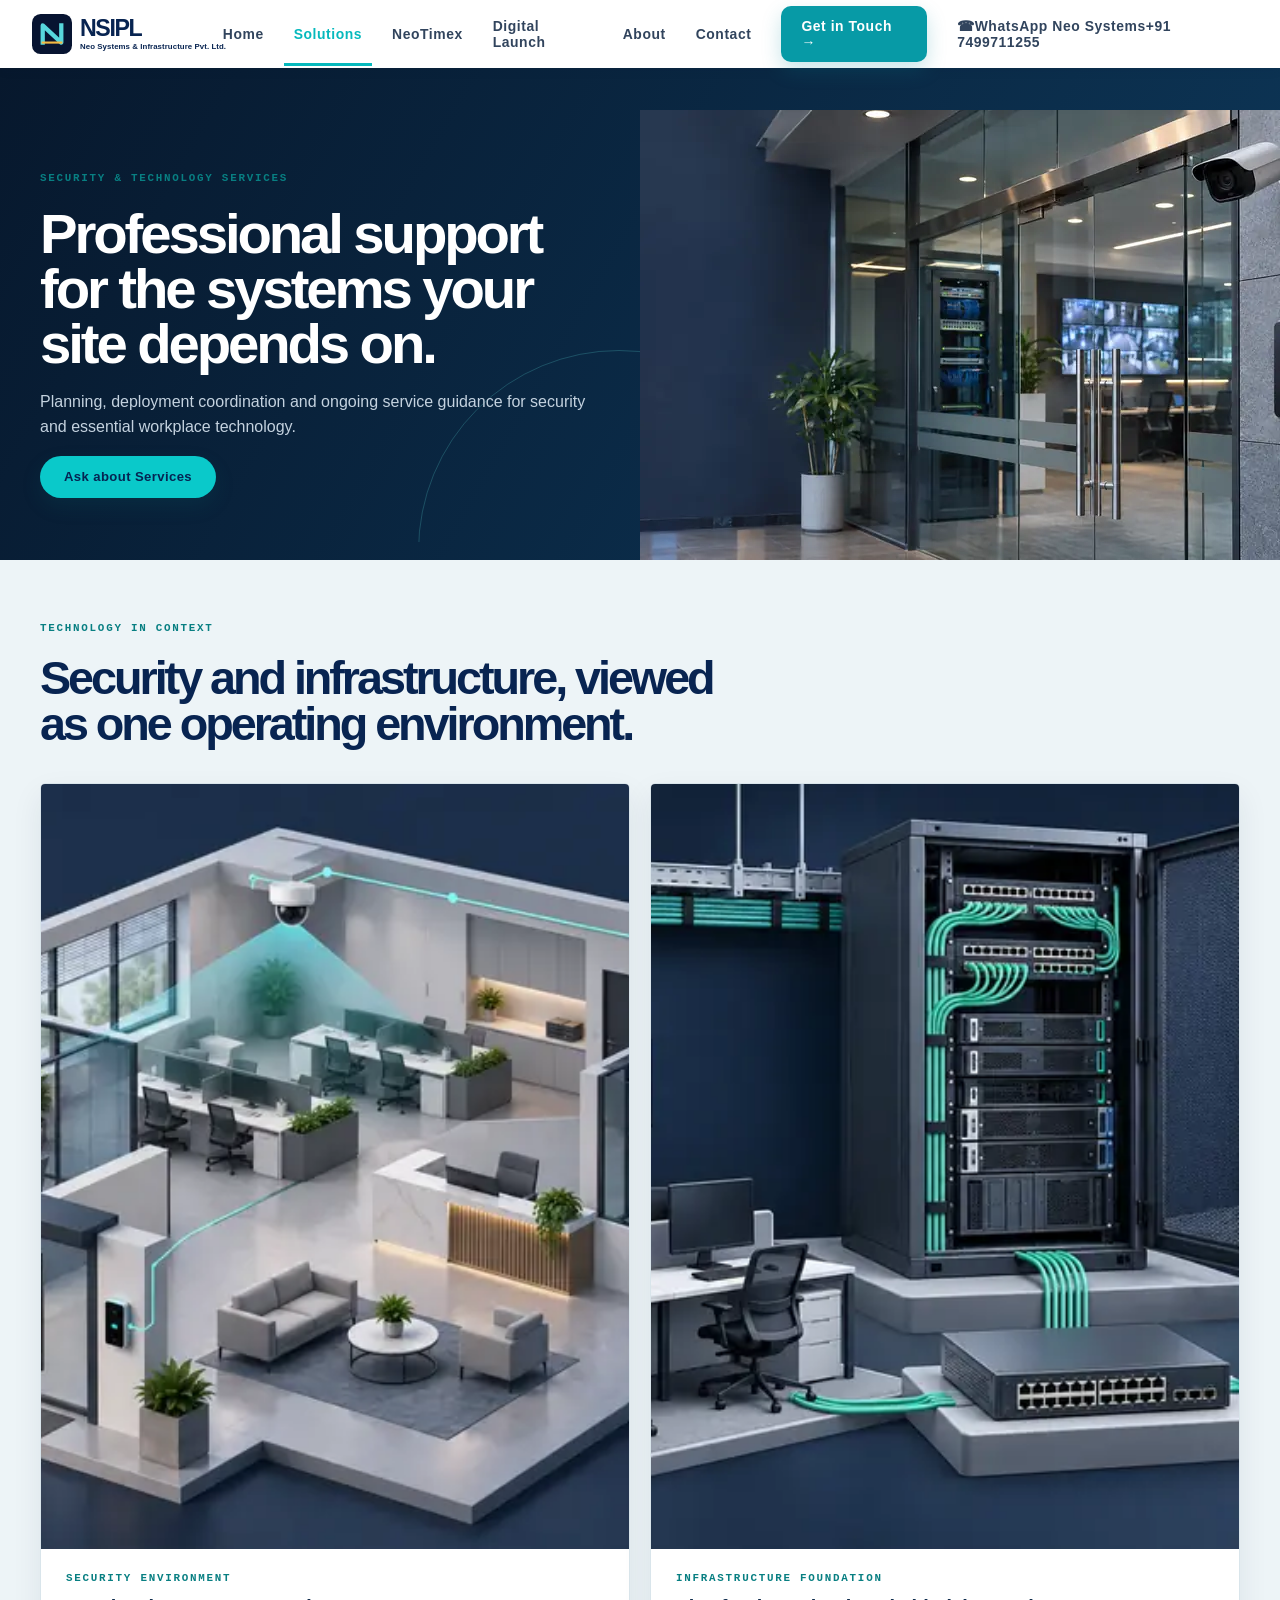
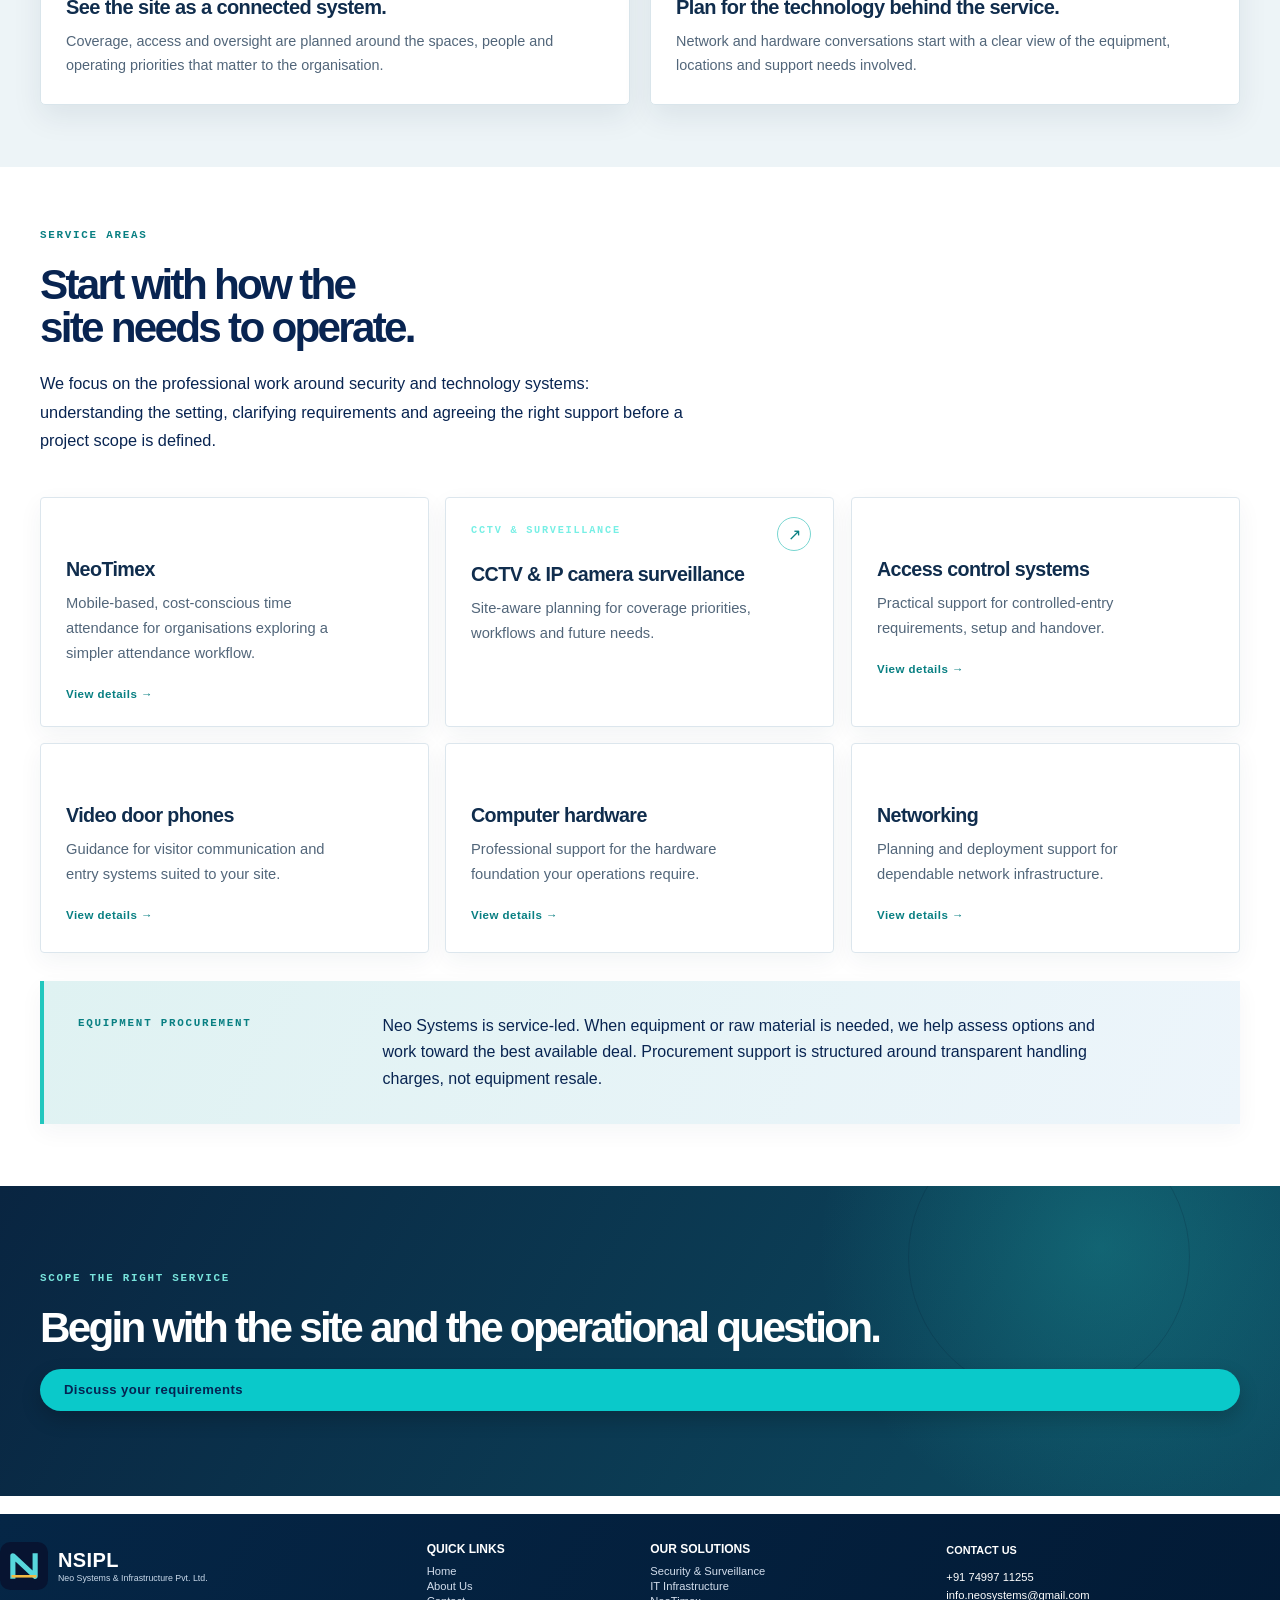
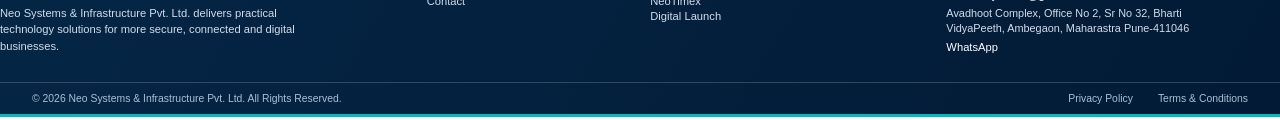
<file: services.html>
<!doctype html>
<html lang="en">
<head>
<meta charset="utf-8">
<meta name="viewport" content="width=device-width,initial-scale=1">
<title>Security & Technology Services | Neo Systems</title>
<meta name="description" content="Professional services for NeoTimex, CCTV, IP camera surveillance, access control, video door phones, computer hardware and networking.">
<link rel="canonical" href="https://neosysx.in/services.html">
<meta property="og:image" content="https://neosysx.in/assets/surveillance-hero.jpg">
<link rel="stylesheet" href="styles.css">
<link rel="icon" type="image/svg+xml" href="favicon.svg">
</head>
<body>
<a class="skip-link" href="#main">Skip to content</a>
<header class="site-header">
<a class="wordmark" href="index.html">
<span class="wordmark-mark">
</span>
<span>NEO<span> SYSTEMS</span>
</span>
</a>
<button class="menu-toggle" aria-expanded="false" aria-controls="site-nav">Menu</button>
<nav id="site-nav">
<a href="index.html">Home</a>
<a href="services.html">Services</a>
<a href="neotimex.html">NeoTimex</a>
<a href="approach.html">Approach</a>
<a class="nav-cta" href="contact.html">Talk to us</a>
</nav>
</header>
<main id="main">
<section class="page-hero services-hero">
<div>
<p class="section-kicker">Security & technology services</p>
<h1>Professional support for the systems your site depends on.</h1>
<p>Planning, deployment coordination and ongoing service guidance for security and essential workplace technology.</p>
<a class="button button-primary" href="contact.html">Ask about Services</a>
</div>
<picture>
<source type="image/webp" srcset="assets/home/security-enterprise-800.webp 800w, assets/home/security-enterprise-1360.webp 1360w" sizes="(max-width: 760px) 100vw, 50vw">
<img src="assets/surveillance-hero.jpg" width="1440" height="810" fetchpriority="high" decoding="async" alt="Representative commercial entrance with CCTV, access control and network infrastructure.">
</picture>
</section>
<section class="visual-capabilities section" aria-labelledby="capability-visuals-title">
<div class="section-intro">
<p class="section-kicker">Technology in context</p>
<h2 id="capability-visuals-title">Security and infrastructure, viewed as one operating environment.</h2>
</div>
<div class="visual-capability-grid">
<article>
<picture><source type="image/webp" srcset="assets/visuals/security-3d-800.webp 800w, assets/visuals/security-3d-1360.webp 1360w" sizes="(max-width: 760px) 100vw, 48vw"><img src="assets/surveillance-hero.jpg" width="1360" height="765" loading="lazy" decoding="async" alt="Three-dimensional visual of CCTV coverage, access control and a security monitoring environment."></picture>
<div><p class="section-kicker">Security environment</p><h3>See the site as a connected system.</h3><p>Coverage, access and oversight are planned around the spaces, people and operating priorities that matter to the organisation.</p></div>
</article>
<article>
<picture><source type="image/webp" srcset="assets/visuals/network-3d-800.webp 800w, assets/visuals/network-3d-1360.webp 1360w" sizes="(max-width: 760px) 100vw, 48vw"><img src="assets/approach-plan.jpg" width="1360" height="765" loading="lazy" decoding="async" alt="Three-dimensional visual of structured cabling, a network cabinet and workplace infrastructure."></picture>
<div><p class="section-kicker">Infrastructure foundation</p><h3>Plan for the technology behind the service.</h3><p>Network and hardware conversations start with a clear view of the equipment, locations and support needs involved.</p></div>
</article>
</div>
</section>
<section class="section page-content">
<p class="section-kicker">Service areas</p>
<h2>Start with how the site needs to operate.</h2>
<p class="wide-copy">We focus on the professional work around security and technology systems: understanding the setting, clarifying requirements and agreeing the right support before a project scope is defined.</p>
<div class="service-grid">
<article id="neotimex" data-service="neotimex">
<span>01</span>
<h3>NeoTimex</h3>
<p>Mobile-based, cost-conscious time attendance for organisations exploring a simpler attendance workflow.</p>
</article>
<article id="planning" class="service-card-security" data-service="cctv">
<span>02</span>
<h3>CCTV & IP camera surveillance</h3>
<p>Site-aware planning for coverage priorities, workflows and future needs.</p>
</article>
<article id="access-control" data-service="access-control">
<span>03</span>
<h3>Access control systems</h3>
<p>Practical support for controlled-entry requirements, setup and handover.</p>
</article>
<article id="video-door-phone" data-service="video-door-phone">
<span>04</span>
<h3>Video door phones</h3>
<p>Guidance for visitor communication and entry systems suited to your site.</p>
</article>
<article id="computer-hardware" data-service="computer-hardware">
<span>05</span>
<h3>Computer hardware</h3>
<p>Professional support for the hardware foundation your operations require.</p>
</article>
<article id="networking" data-service="networking">
<span>06</span>
<h3>Networking</h3>
<p>Planning and deployment support for dependable network infrastructure.</p>
</article>
</div>
<div class="procurement">
<p class="section-kicker">Equipment procurement</p>
<p>Neo Systems is service-led. When equipment or raw material is needed, we help assess options and work toward the best available deal. Procurement support is structured around transparent handling charges, not equipment resale.</p>
</div>
</section>
<section class="enquire section">
<p class="section-kicker">Scope the right service</p>
<h2>Begin with the site and the operational question.</h2>
<a class="button button-primary" href="contact.html">Discuss your requirements</a>
</section>
</main>
<footer>
<a class="wordmark" href="index.html">
<span class="wordmark-mark">
</span>
<span>NEO<span> SYSTEMS</span>
</span>
</a>
<p>Surveillance services & mobile time attendance</p>
<p class="footer-note">Draft content — subject to approval.</p>
</footer>
<script src="script.js">
</script>
</body>
</html>
</file>
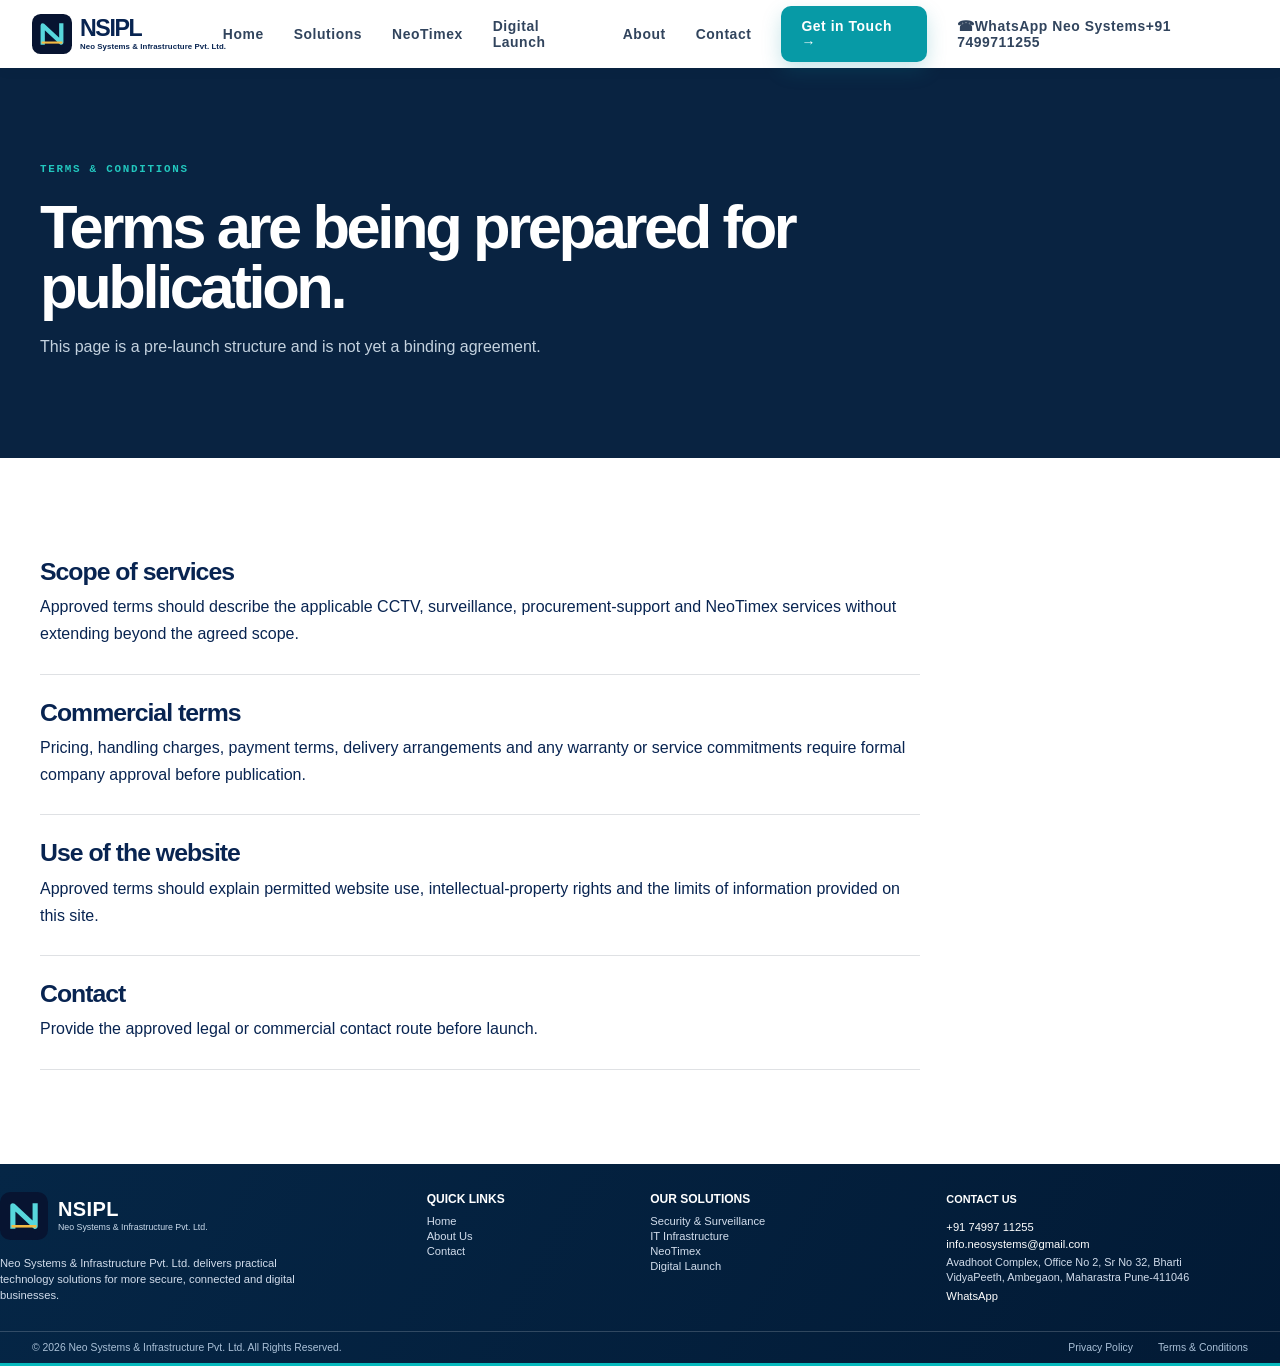
<file: terms.html>
<!doctype html>
<html lang="en">
  <head>
    <meta charset="utf-8" />
    <meta name="viewport" content="width=device-width,initial-scale=1" />
    <meta name="robots" content="noindex,nofollow" />
    <title>Terms & Conditions | Neo Systems</title>
    <link rel="stylesheet" href="styles.css" />
    <link rel="icon" type="image/svg+xml" href="favicon.svg" />
  </head>
  <body>
    <a class="skip-link" href="#main">Skip to content</a>
    <header class="site-header"><a class="wordmark" href="index.html" aria-label="Neo Systems home"><span class="wordmark-mark" aria-hidden="true"></span><span>NEO<span> SYSTEMS</span></span></a><button class="menu-toggle" aria-expanded="false" aria-controls="site-nav">Menu</button><nav id="site-nav" aria-label="Main navigation"><a href="index.html">Home</a><a href="services.html">Services</a><a href="neotimex.html">NeoTimex</a><a href="approach.html">Approach</a><a class="nav-cta" href="contact.html">Talk to us</a></nav></header>
    <main id="main">
      <section class="page-intro"><p class="section-kicker">Terms & Conditions</p><h1>Terms are being prepared for publication.</h1><p>This page is a pre-launch structure and is not yet a binding agreement.</p></section>
      <section class="section legal-list">
        <article><h2>Scope of services</h2><p>Approved terms should describe the applicable CCTV, surveillance, procurement-support and NeoTimex services without extending beyond the agreed scope.</p></article>
        <article><h2>Commercial terms</h2><p>Pricing, handling charges, payment terms, delivery arrangements and any warranty or service commitments require formal company approval before publication.</p></article>
        <article><h2>Use of the website</h2><p>Approved terms should explain permitted website use, intellectual-property rights and the limits of information provided on this site.</p></article>
        <article><h2>Contact</h2><p>Provide the approved legal or commercial contact route before launch.</p></article>
      </section>
    </main>
    <footer><a class="wordmark" href="index.html"><span class="wordmark-mark" aria-hidden="true"></span><span>NEO<span> SYSTEMS</span></span></a><p>Surveillance services & mobile time attendance</p><p class="footer-note">Draft content — subject to approval.</p></footer>
    <script src="script.js"></script>
  </body>
</html>
</file>
<file: styles.css>
:root { --ink:#091423; --navy:#102742; --cyan:#5ee4df; --mist:#eaf1f5; --paper:#f8f8f4; --line:rgba(9,20,35,.16); --orange:#ffb451; }
* { box-sizing:border-box; }
html { scroll-behavior:smooth; }
body { margin:0; color:var(--ink); background:var(--paper); font-family:Manrope,Arial,sans-serif; }
a { color:inherit; text-decoration:none; }
.skip-link { position:absolute; transform:translateY(-120%); background:#fff; padding:.7rem 1rem; z-index:9; }
.skip-link:focus { transform:translateY(0); }
.site-header { height:76px; max-width:1280px; margin:auto; padding:0 40px; display:flex; align-items:center; justify-content:space-between; border-bottom:1px solid var(--line); position:sticky; top:0; z-index:20; background:var(--paper); }
.wordmark { display:inline-flex; align-items:center; gap:10px; font-family:"DM Mono",monospace; font-size:.92rem; letter-spacing:.06em; font-weight:500; }
.wordmark > span:last-child span { font-weight:400; opacity:.55; }
.wordmark-mark { width:18px; height:18px; display:block; background:var(--cyan); transform:rotate(45deg); box-shadow:8px -8px 0 -5px var(--orange); }
nav { display:flex; align-items:center; gap:28px; font-size:.8rem; font-weight:700; }
nav a:not(.nav-cta) { opacity:.73; }
nav a:hover, .text-link:hover { color:#087e81; }
.nav-cta { background:var(--ink); color:#fff; padding:11px 16px; }
.menu-toggle { display:none; width:38px; height:38px; padding:8px; border:0; background:none; }
.menu-toggle span { display:block; width:22px; height:2px; margin:4px auto; background:var(--ink); transition:transform .2s ease,opacity .2s ease; }
.menu-toggle.is-open span:nth-child(1) { transform:translateY(6px) rotate(45deg); }
.menu-toggle.is-open span:nth-child(2) { opacity:0; }
.menu-toggle.is-open span:nth-child(3) { transform:translateY(-6px) rotate(-45deg); }
.menu-toggle:focus-visible { outline:2px solid #087e81; outline-offset:3px; }
.hero { background:var(--navy); color:#fff; padding:84px max(40px,calc((100vw - 1200px)/2)) 26px; min-height:620px; }
.eyebrow,.section-kicker { text-transform:uppercase; letter-spacing:.13em; font-family:"DM Mono",monospace; font-size:.68rem; font-weight:500; }
.eyebrow { color:#9cb1c7; display:flex; align-items:center; gap:10px; }
.eyebrow span { width:22px; height:1px; background:var(--cyan); }
.hero-grid { display:grid; grid-template-columns:minmax(0,9fr) minmax(240px,11fr); gap:60px; align-items:end; padding:68px 0 84px; }
h1,h2,h3,p { margin-top:0; }
h1,h2 { letter-spacing:-.055em; line-height:.98; font-weight:700; }
h1 { font-size:clamp(3.5rem,8vw,7rem); max-width:850px; margin-bottom:28px; }
h1 em { color:var(--cyan); font-style:normal; }
.lead { color:#c4d2df; max-width:580px; line-height:1.7; font-size:1.05rem; }
.hero-actions { display:flex; gap:12px; flex-wrap:wrap; margin-top:35px; }
.button { display:inline-flex; align-items:center; gap:12px; padding:14px 18px; font-size:.79rem; font-weight:800; }
.button-primary { background:var(--cyan); color:var(--ink); }
.button-quiet { border:1px solid rgba(255,255,255,.28); }
.hero-note { border-left:1px solid rgba(255,255,255,.28); padding-left:20px; color:#c4d2df; line-height:1.65; font-size:.87rem; }
.hero-visual { margin:0; border-left:1px solid rgba(255,255,255,.28); padding-left:20px; color:#c4d2df; }
.hero-visual img { display:block; width:100%; height:215px; object-fit:cover; margin-bottom:14px; }
.hero-visual figcaption { line-height:1.65; font-size:.87rem; }
.hero-visual p { margin:0; }
.note-number { display:block; color:var(--orange); font:500 .75rem "DM Mono",monospace; margin-bottom:44px; }
.hero-line { height:1px; background:rgba(255,255,255,.25); }
.section { padding:120px max(40px,calc((100vw - 1200px)/2)); }
.services { display:grid; grid-template-columns:1fr 1fr; gap:30px 10%; }
.section-kicker { color:#087e81; margin-bottom:22px; }
h2 { font-size:clamp(2.5rem,5vw,4.8rem); max-width:690px; margin-bottom:0; }
.section-copy { font-size:1.05rem; line-height:1.75; max-width:530px; align-self:end; }
.service-grid { grid-column:1/-1; display:grid; grid-template-columns:repeat(3,1fr); margin-top:60px; border-top:1px solid var(--line); }
.service-grid article { padding:26px 28px 14px 0; min-height:230px; border-right:1px solid var(--line); }
.service-grid article:not(:first-child) { padding-left:28px; }
.service-grid article:last-child { border:0; }
.service-grid span,.product-points span { font:500 .72rem "DM Mono",monospace; color:#087e81; }
h3 { font-size:1.25rem; margin:42px 0 12px; letter-spacing:-.03em; }
.service-grid p { max-width:290px; font-size:.92rem; line-height:1.7; opacity:.78; }
.procurement { grid-column:1/-1; background:#dbe9ec; padding:34px 38px; margin-top:20px; display:grid; grid-template-columns:1fr 3fr; gap:30px; }
.procurement .section-kicker { margin:4px 0; }
.procurement p:last-child { margin:0; line-height:1.65; font-size:1rem; max-width:720px; }
.product { background:var(--ink); color:#fff; display:grid; grid-template-columns:minmax(0,1.12fr) minmax(330px,.88fr); gap:8%; align-items:center; }
.product-image-wrap { position:relative; }
.product-image-wrap img { width:100%; display:block; aspect-ratio:16/10; object-fit:cover; }
.product-image-label { position:absolute; left:0; bottom:0; padding:11px 14px; background:var(--orange); color:var(--ink); font:500 .63rem "DM Mono",monospace; letter-spacing:.08em; }
.product .section-kicker { color:var(--cyan); }
.product h2 { font-size:clamp(2.4rem,4vw,4.25rem); }
.product-content > p:not(.section-kicker) { color:#b9c9d8; line-height:1.72; max-width:450px; margin-top:30px; }
.product-points { list-style:none; padding:0; margin:32px 0; border-top:1px solid rgba(255,255,255,.2); }
.product-points li { border-bottom:1px solid rgba(255,255,255,.2); padding:15px 0; display:flex; gap:16px; font-size:.9rem; }
.text-link { border-bottom:1px solid currentColor; padding-bottom:4px; color:var(--cyan); font-weight:700; font-size:.85rem; }
.enquire { background:var(--orange); min-height:440px; display:flex; flex-direction:column; justify-content:center; }
.enquire .section-kicker { color:#66400d; }
.enquire h2 { max-width:900px; }
.enquire > p:last-child { max-width:650px; margin-top:28px; line-height:1.7; }
footer { background:#06101c; color:#fff; padding:38px max(40px,calc((100vw - 1200px)/2)); display:flex; flex-wrap:wrap; gap:18px 45px; align-items:center; font-size:.77rem; }
footer p { margin:0; color:#a9b9c6; }
.footer-note { margin-left:auto; }
.site-footer { position:relative; display:block; padding:0; background:#071431; color:#fff; }
.site-footer .footer-main { max-width:1280px; margin:auto; padding:66px 40px 62px; display:grid; grid-template-columns:1.35fr 1fr .9fr; gap:70px; }
.footer-brand { max-width:385px; }
.footer-wordmark { display:inline-flex; align-items:center; gap:11px; margin-bottom:25px; color:#fff; font:700 1.15rem "DM Mono",monospace; letter-spacing:.05em; }
.footer-wordmark .wordmark-mark { display:block; width:20px; height:20px; background:var(--cyan); transform:rotate(45deg); box-shadow:8px -8px 0 -5px var(--orange); }
.footer-brand p,.footer-connect p { color:#d2ddec; font-size:.91rem; line-height:1.75; }
.footer-label { display:flex; align-items:center; gap:10px; color:#87f06f !important; text-transform:uppercase; letter-spacing:.16em; font:500 .68rem "DM Mono",monospace; }
.footer-label::before { content:""; width:23px; height:1px; background:#87f06f; }
.footer-explore nav { display:grid; grid-template-columns:1fr 1fr; gap:13px 28px; font-size:.88rem; font-weight:700; }
.footer-explore nav a:hover,.footer-contact:hover,.footer-bottom a:hover { color:#87f06f; }
.footer-connect { max-width:270px; }
.footer-contact { display:inline-block; margin:8px 0 19px; color:#87f06f; font-weight:800; font-size:.9rem; }
.footer-connect small { display:block; color:#9eb1c7; font-size:.72rem; line-height:1.55; }
.footer-bottom { border-top:1px solid rgba(255,255,255,.18); padding:20px max(40px,calc((100vw - 1200px)/2)); display:flex; justify-content:space-between; gap:20px; color:#aac0d7; font-size:.73rem; }
.footer-bottom div { display:flex; gap:25px; }
.back-top { position:absolute; right:28px; bottom:18px; width:48px; height:48px; border-radius:50%; background:#2254a6; display:grid; place-items:center; font-size:1.3rem; }
.footer-links { grid-column:1/-1; display:flex; flex-wrap:wrap; gap:0; padding-top:16px; border-top:1px solid rgba(255,255,255,.2); }
.footer-links a { padding:0 10px; margin:5px 0; border-right:1px solid rgba(255,255,255,.5); font-size:.68rem; font-weight:700; color:#fff; }
.footer-links a:first-child { padding-left:0; }
.footer-links a:last-child { border-right:0; }
.footer-links a:hover { color:var(--cyan); }
.legal-list { max-width:960px; }
.legal-list article { padding:26px 0; border-bottom:1px solid var(--line); scroll-margin-top:100px; }
.legal-list h2 { font-size:1.55rem; margin-bottom:9px; letter-spacing:-.04em; }
.legal-list p { margin:0; line-height:1.7; }
.about-grid { display:grid; grid-template-columns:1fr 1fr; gap:12%; align-items:start; }
.about-grid h2 { font-size:clamp(2.5rem,4.5vw,4.35rem); }
.about-grid > div:last-child p { line-height:1.75; max-width:540px; }
.about-gallery { max-width:1200px; margin:12px auto 0; padding:0 40px; }
.about-gallery img { display:block; width:100%; height:280px; object-fit:cover; }
.about-gallery img:last-child { object-position:right center; }
.contact-hero { padding:95px max(40px,calc((100vw - 1200px)/2)) 84px; background:var(--navy); color:#fff; }
.contact-hero .section-kicker { color:var(--cyan); }
.contact-hero h1 { font-size:clamp(3.1rem,6.5vw,6.5rem); max-width:900px; margin-bottom:25px; }
.contact-hero h1 em { color:var(--cyan); font-style:normal; }
.contact-hero > p:last-child { max-width:650px; color:#c5d4df; line-height:1.75; }
.contact-page { display:grid; grid-template-columns:.8fr 1.2fr; gap:11%; align-items:start; }
.contact-methods h2,.inquiry-panel h2,.contact-location h2 { font-size:clamp(2.15rem,3.8vw,3.75rem); }
.contact-methods > a { display:grid; grid-template-columns:38px 1fr auto; gap:12px; align-items:center; padding:18px 0; border-top:1px solid var(--line); font-size:.9rem; }
.contact-methods > a span { font:500 .67rem "DM Mono",monospace; color:#087e81; }
.contact-methods > a b { color:#087e81; font-size:1.05rem; }
.contact-methods > a:hover strong { color:#087e81; }
.contact-approval { margin-top:38px; padding:22px; background:var(--mist); }
.contact-approval strong { font-size:.82rem; }
.contact-approval p { margin:8px 0 0; font-size:.78rem; line-height:1.65; }
.inquiry-panel { padding:38px; background:#e3eff0; }
.inquiry-panel > p:not(.section-kicker) { line-height:1.7; max-width:540px; }
#inquiry-form { display:grid; grid-template-columns:1fr 1fr; gap:19px; margin-top:28px; }
#inquiry-form label { display:grid; gap:7px; font-size:.74rem; font-weight:800; }
#inquiry-form label small { font-weight:500; opacity:.7; }
#inquiry-form input,#inquiry-form select,#inquiry-form textarea { width:100%; border:1px solid #a8bdc0; border-radius:0; background:#fff; padding:12px; color:var(--ink); font:400 .9rem Manrope,Arial,sans-serif; }
#inquiry-form input:focus,#inquiry-form select:focus,#inquiry-form textarea:focus { outline:2px solid #087e81; outline-offset:1px; }
.form-wide { grid-column:1/-1; }
.form-status { margin:14px 0 0; font-size:.8rem; line-height:1.55; }
.contact-location { background:var(--ink); color:#fff; }
.contact-location .section-kicker { color:var(--cyan); }
.contact-location > p:last-child { max-width:650px; color:#c3d0dc; line-height:1.75; }
@media (max-width:760px) { .site-header{padding:0 22px;height:66px;position:relative}.menu-toggle{display:block}#site-nav{display:none;position:absolute;left:0;right:0;top:66px;background:var(--paper);padding:20px 22px;flex-direction:column;align-items:stretch;z-index:5;border-bottom:1px solid var(--line)}#site-nav.open{display:flex}#site-nav .nav-cta{text-align:center}.hero,.section{padding-left:22px;padding-right:22px}.hero{padding-top:60px;min-height:auto}.hero-grid,.product{grid-template-columns:1fr;gap:36px;padding-bottom:48px}.hero-note{max-width:300px}.section{padding-top:78px;padding-bottom:78px}.services{grid-template-columns:1fr}.service-grid{grid-template-columns:1fr;margin-top:28px}.service-grid article,.service-grid article:not(:first-child){padding:24px 0;border-right:0;border-bottom:1px solid var(--line);min-height:0}.procurement{grid-template-columns:1fr;padding:25px 22px;margin-top:0}.product{gap:36px}.product-content{order:-1}.product-points{margin-bottom:26px}.enquire{min-height:370px}footer{padding:32px 22px;display:block}.footer-note{margin-top:18px} }
@media (max-width:760px){.site-footer .footer-main{padding:48px 22px;grid-template-columns:1fr;gap:37px}.footer-bottom{padding:20px 22px 78px;display:block;line-height:1.6}.footer-bottom div{margin-top:12px;gap:18px;flex-wrap:wrap}.back-top{right:22px;bottom:19px}}
@media (max-width:760px){.about-grid{grid-template-columns:1fr;gap:30px}.about-gallery{padding:0 22px}.about-gallery img{height:220px}}
@media (max-width:760px){.contact-hero{padding:67px 22px}.contact-page{grid-template-columns:1fr;gap:43px}.inquiry-panel{padding:26px 22px}#inquiry-form{grid-template-columns:1fr}.form-wide{grid-column:auto}.contact-location{padding-left:22px;padding-right:22px}}

/* Compact site rhythm */
.site-header { height:64px; }
.hero { min-height:520px; padding-top:58px; }
.hero-grid { padding:48px 0 58px; gap:42px; }
.section { padding-top:78px; padding-bottom:78px; }
h1 { font-size:clamp(3rem,6.2vw,5.8rem); }
h2 { font-size:clamp(2.25rem,4.2vw,4rem); }
.lead,.section-copy,.lede { font-size:.95rem; line-height:1.62; }
.service-grid { margin-top:38px; }
.service-grid article { min-height:195px; padding-top:20px; }
.procurement { padding:27px 30px; margin-top:10px; }
.product-image-wrap img { aspect-ratio:16/9; }
.enquire { min-height:330px; }
.page-hero,.product-hero { min-height:470px; }
.page-hero>div,.product-hero>div,.page-intro,.contact-hero { padding-top:64px; padding-bottom:58px; }
.page-hero>img,.product-hero>img { min-height:470px; }
.page-content .feature-list,.steps-grid { margin-top:38px; }
.feature-list article,.steps-grid article { min-height:175px; }
.site-footer .footer-main { padding-top:48px; padding-bottom:44px; gap:50px; }
.footer-bottom { padding-top:16px; padding-bottom:16px; }
@media (max-width:760px){.site-header{height:60px}.hero{padding-top:48px;min-height:auto}.hero-grid{padding:40px 0}.section{padding-top:58px;padding-bottom:58px}.page-hero>div,.product-hero>div,.page-intro,.contact-hero{padding-top:52px;padding-bottom:48px}.page-hero>img,.product-hero>img{min-height:0}.site-footer .footer-main{padding-top:38px;padding-bottom:36px;gap:29px}}

/* Shared hover interactions */
@media (hover:hover){
  nav a,.button,.text-link,.arrow-link,.service-grid article,.service-strip a,.feature-list article,.steps-grid article,.contact-methods>a,.footer-explore a,.footer-contact,.footer-bottom a,.back-top { transition:transform .2s ease,color .2s ease,background-color .2s ease,border-color .2s ease,box-shadow .2s ease; }
  nav a:not(.nav-cta):hover { transform:translateY(-2px); }
  .button:hover,.nav-cta:hover { transform:translateY(-2px); box-shadow:0 9px 18px rgba(9,20,35,.18); }
  .button-primary:hover { background:#3ac8c3; }
  .button-quiet:hover { background:rgba(255,255,255,.12); }
  .text-link:hover,.arrow-link:hover { transform:translateX(5px); }
  .service-grid article:hover,.feature-list article:hover,.steps-grid article:hover { transform:translateY(-5px); }
  .service-grid article:hover h3,.feature-list article:hover h3,.steps-grid article:hover h3 { color:#087e81; }
  .service-strip a:hover { background:var(--mist); transform:translateY(-3px); }
  .contact-methods>a:hover { padding-left:8px; background:rgba(94,228,223,.12); }
  .footer-explore a:hover,.footer-contact:hover,.footer-bottom a:hover { transform:translateX(4px); }
  .back-top:hover { transform:translateY(-4px); background:#087e81; }
}
@media (prefers-reduced-motion:reduce){*,*::before,*::after{transition-duration:.01ms!important;animation-duration:.01ms!important;animation-iteration-count:1!important}}

/* Extra-compact page density */
.site-header { height:58px; }
.hero { min-height:450px; padding-top:42px; }
.hero-grid { padding:34px 0 42px; gap:32px; }
.section { padding-top:58px; padding-bottom:58px; }
h1 { font-size:clamp(2.65rem,5.5vw,5.15rem); margin-bottom:20px; }
h2 { font-size:clamp(2rem,3.65vw,3.45rem); margin-bottom:19px; }
h3 { margin-top:26px; }
.hero-actions { margin-top:25px; }
.button { padding:11px 15px; }
.service-grid { margin-top:28px; }
.service-grid article { min-height:165px; padding-top:17px; }
.procurement { padding:22px 26px; }
.page-hero,.product-hero { min-height:410px; }
.page-hero>div,.product-hero>div,.page-intro,.contact-hero { padding-top:50px; padding-bottom:44px; }
.page-hero>img,.product-hero>img { min-height:410px; }
.feature-list article,.steps-grid article { min-height:145px; }
.inquiry-panel { padding:28px; }
#inquiry-form { gap:14px; margin-top:20px; }
#inquiry-form input,#inquiry-form select,#inquiry-form textarea { padding:10px; }
.site-footer .footer-main { padding-top:38px; padding-bottom:34px; }
@media (max-width:760px){.site-header{height:56px}.hero{padding-top:38px}.hero-grid{padding:32px 0}.section{padding-top:45px;padding-bottom:45px}.page-hero>div,.product-hero>div,.page-intro,.contact-hero{padding-top:44px;padding-bottom:40px}.service-grid article,.service-grid article:not(:first-child){padding:18px 0}.inquiry-panel{padding:22px 18px}.site-footer .footer-main{padding-top:32px;padding-bottom:30px}}
@media (prefers-reduced-motion:reduce){html{scroll-behavior:auto}}
body:has(.steps) .page-intro{background:linear-gradient(90deg,rgba(16,39,66,.97) 0%,rgba(16,39,66,.86) 42%,rgba(16,39,66,.22) 100%),url("assets/approach-plan.jpg") right center/cover no-repeat}


/* Multi-page layouts */
.page-hero,.product-hero{display:grid;grid-template-columns:1fr 1fr;min-height:560px;background:var(--navy);color:#fff}.page-hero>div,.product-hero>div{padding:86px max(40px,calc((100vw - 1200px)/2));align-self:center}.page-hero h1,.product-hero h1,.page-intro h1{font-size:clamp(3rem,6vw,6.3rem);margin-bottom:24px}.page-hero p:not(.section-kicker),.product-hero p:not(.section-kicker),.page-intro>p:last-child{max-width:560px;line-height:1.75;color:#c4d2df}.page-hero>img,.product-hero>img{width:100%;height:100%;min-height:560px;object-fit:cover}.product-hero{background:var(--ink);min-height:510px}.product-hero>img{min-height:510px}.product-hero .section-kicker{color:var(--cyan)}.product-hero em{color:var(--cyan);font-style:normal}.page-content .wide-copy{max-width:650px;line-height:1.75;font-size:1.02rem}.page-content .feature-list{display:grid;grid-template-columns:repeat(3,1fr);border-top:1px solid var(--line);margin-top:58px}.feature-list article{min-height:240px;padding:27px 26px 0 0;border-right:1px solid var(--line)}.feature-list article:not(:first-child){padding-left:26px}.feature-list article:last-child{border-right:0}.feature-list span,.steps-grid span{font:500 .7rem "DM Mono",monospace;color:#087e81}.feature-list h3{margin:38px 0 12px;font-size:1.2rem;letter-spacing:-.04em}.feature-list p{line-height:1.7;font-size:.9rem;opacity:.76}.page-intro{padding:95px max(40px,calc((100vw - 1200px)/2)) 82px;background:var(--navy);color:#fff}.page-intro .section-kicker{color:var(--cyan)}.steps{background:var(--ink);color:#fff}.steps .section-kicker{color:var(--cyan)}.steps-grid{display:grid;grid-template-columns:repeat(4,1fr);border-top:1px solid rgba(255,255,255,.25);margin-top:55px}.steps-grid article{min-height:215px;padding:27px 22px 0 0;border-right:1px solid rgba(255,255,255,.25)}.steps-grid article:not(:first-child){padding-left:22px}.steps-grid article:last-child{border:0}.steps-grid span{color:var(--amber)}.steps-grid h3{font-size:1.05rem;margin:35px 0 12px}.steps-grid p{color:#c1d0da;font-size:.85rem;line-height:1.7}.contact-grid{display:grid;grid-template-columns:1fr 1fr;gap:12%;align-items:start}.contact-grid>div>p:last-child{line-height:1.75;max-width:530px}.contact-grid aside{background:var(--mist);padding:34px}.contact-grid aside h3{margin-top:0;letter-spacing:-.04em}.contact-grid li{padding:13px 0;border-bottom:1px solid var(--line);font-size:.9rem;line-height:1.5}.contact-grid li:last-child{border:0}
@media (min-width:761px){.about-hero,.services-hero,.approach-hero,.contact-page-hero{min-height:450px;padding-top:42px}.about-hero>div,.services-hero>div,.approach-hero>div,.contact-page-hero>div{padding-top:42px;padding-bottom:42px}.about-hero>img,.services-hero>img,.approach-hero>img,.contact-page-hero>img{min-height:450px}}
@media (max-width:760px){.page-hero,.product-hero{grid-template-columns:1fr;min-height:0}.page-hero>div,.product-hero>div,.page-intro{padding:67px 22px}.page-hero>img,.product-hero>img{min-height:0;max-height:340px}.page-content .feature-list,.steps-grid{grid-template-columns:1fr}.feature-list article,.feature-list article:not(:first-child),.steps-grid article,.steps-grid article:not(:first-child){padding:24px 0;border-right:0;border-bottom:1px solid var(--line);min-height:0}.steps-grid article{border-color:rgba(255,255,255,.25)}.contact-grid{grid-template-columns:1fr;gap:36px}}

/* Enterprise compact refresh */
.site-header{max-width:1360px;height:68px;padding:0 34px;border-bottom-color:#d9e3e8}
.wordmark{gap:11px;font-family:Arial,Helvetica,sans-serif;font-size:.78rem;font-weight:800;letter-spacing:.14em;color:var(--navy)}
.wordmark > span:last-child span{font-weight:700;opacity:.55}
.wordmark-mark,.footer-wordmark .wordmark-mark{width:31px;height:31px;background:transparent url("assets/neo-systems-logo.svg") center/contain no-repeat;transform:none;box-shadow:none}
.wordmark-mark,.footer-wordmark .wordmark-mark{position:relative;flex:0 0 31px;background:#071431!important;border-radius:7px}
.wordmark-mark::before,.footer-wordmark .wordmark-mark::before{content:"";position:absolute;left:8px;top:7px;width:2.5px;height:17px;background:#57d7dc;box-shadow:12px 0 0 #57d7dc}
.wordmark-mark::after,.footer-wordmark .wordmark-mark::after{content:"";position:absolute;left:14px;top:4px;width:3px;height:23px;background:#57d7dc;transform:rotate(-37deg);transform-origin:center}
.site-header nav{gap:25px;font-size:.76rem;font-weight:700;letter-spacing:.04em}
.nav-cta{padding:10px 15px;border-radius:2px}
.hero{min-height:470px;padding-top:34px}
.hero-grid{max-width:1200px;margin:auto;padding:38px 0 42px;gap:38px}
.hero h1{font-size:clamp(3.05rem,5.2vw,5.4rem);line-height:.98;letter-spacing:-.065em}
.hero .lead{max-width:520px;font-size:1rem;line-height:1.65;margin-top:20px}
.hero-visual{padding-left:18px}
.hero-visual img{height:240px;margin-bottom:12px}
.hero-actions{margin-top:24px}
.button{min-height:42px;padding:0 18px;font-size:.78rem;letter-spacing:.03em}
.section{padding-top:64px;padding-bottom:64px}
.section>h2,.section-heading h2{font-size:clamp(2rem,3.3vw,3.5rem);line-height:1.04}
.section-kicker{font-size:.68rem;letter-spacing:.16em}
.service-grid article{min-height:210px;padding-top:22px}
.service-grid h3{font-size:1.23rem;margin:32px 0 10px}
.page-hero,.product-hero{min-height:450px}
.page-hero>div,.product-hero>div{padding-top:48px;padding-bottom:48px}
.page-hero>img,.product-hero>img{min-height:450px}
.page-hero h1,.product-hero h1,.page-intro h1{font-size:clamp(2.8rem,4.8vw,5.1rem);line-height:.98;margin-bottom:17px}
.page-hero p:not(.section-kicker),.product-hero p:not(.section-kicker),.page-intro>p:last-child{line-height:1.6}
.feature-list{margin-top:38px!important}
.feature-list article{min-height:195px;padding-top:20px}
.feature-list h3{margin:26px 0 9px}
.steps-grid{margin-top:38px}
.steps-grid article{min-height:180px;padding-top:20px}
.site-footer .footer-main{max-width:1360px;padding:46px 34px 38px;gap:55px}
.footer-wordmark{font-family:Arial,Helvetica,sans-serif;font-size:.92rem;letter-spacing:.13em}
.footer-brand p,.footer-connect p{line-height:1.6;font-size:.84rem}
.footer-bottom{padding-left:34px;padding-right:34px}
@media (max-width:760px){
  .site-header{height:60px;padding:0 21px}.wordmark-mark,.footer-wordmark .wordmark-mark{width:27px;height:27px;flex-basis:27px}.wordmark-mark::before,.footer-wordmark .wordmark-mark::before{left:7px;top:6px;height:15px;box-shadow:10px 0 0 #57d7dc}.wordmark-mark::after,.footer-wordmark .wordmark-mark::after{left:12px;top:3px;height:21px}.site-header nav{gap:0}
  .hero{min-height:0;padding-top:32px}.hero-grid{padding:31px 0 36px;gap:30px}.hero h1{font-size:3rem}.hero-visual img{height:205px}
  .section{padding-top:46px;padding-bottom:46px}.page-hero>div,.product-hero>div{padding:45px 22px 40px}.page-hero h1,.product-hero h1,.page-intro h1{font-size:2.85rem}
  .site-footer .footer-main{padding:36px 22px 30px;gap:30px}.footer-bottom{padding-left:22px;padding-right:22px}
}

/* Approved Neo Systems & Infrastructure Pvt Ltd logo */
.site-header{height:72px}
.site-header .wordmark{display:block;width:232px;height:58px;background:url("assets/neo-systems-infrastructure-logo.png") left center/contain no-repeat}
.site-header .wordmark>span{display:none}
.site-footer .footer-wordmark{display:block;width:258px;height:66px;margin:0 0 20px;background:#fff url("assets/neo-systems-infrastructure-logo.png") center/contain no-repeat;border-radius:2px}
.site-footer .footer-wordmark>span{display:none}
@media (max-width:760px){
  .site-header{height:64px}
  .site-header .wordmark{width:182px;height:48px}
  .site-footer .footer-wordmark{width:230px;height:60px}
}

/* Approved Neo Systems emblem */
.site-header .wordmark,.site-footer .footer-wordmark{display:inline-flex;width:auto;height:auto;background:none;align-items:center}
.site-header .wordmark>span:last-child,.site-footer .footer-wordmark>span:last-child{display:inline}
.site-header .wordmark .wordmark-mark,.site-footer .footer-wordmark .wordmark-mark{display:block;position:relative;flex:0 0 33px;width:33px;height:45px;background:#fff url("assets/neo-systems-emblem.png") center/contain no-repeat!important;border-radius:0}
.site-header .wordmark .wordmark-mark::before,.site-header .wordmark .wordmark-mark::after,.site-footer .footer-wordmark .wordmark-mark::before,.site-footer .footer-wordmark .wordmark-mark::after{display:none}
.site-footer .footer-wordmark{margin:0 0 20px;color:#fff}
@media (max-width:760px){
  .site-header .wordmark{width:auto;height:auto}
  .site-header .wordmark .wordmark-mark{width:27px;height:38px;flex-basis:27px}
}

/* Mobile navigation contrast */
@media (max-width:760px){
  .site-header nav{background:#f8f8f5}
  .site-header nav a:not(.nav-cta),.site-header nav a:not(.nav-cta):visited{color:#102a43!important;opacity:1}
  .site-header nav .nav-cta{background:#102a43;color:#fff!important}
  .site-footer .footer-explore nav{position:static;display:grid;background:transparent;padding:0;border:0}
  .site-footer .footer-explore nav a,.site-footer .footer-explore nav a:visited{color:#fff!important;opacity:1}
}

/* Responsive hero pictures retain the same stable layout as image-only heroes. */
.page-hero>picture,.product-hero>picture{display:block;width:100%;height:100%;min-height:450px}
.page-hero>picture>img,.product-hero>picture>img{display:block;width:100%;height:100%;min-height:450px;object-fit:cover}
@media (max-width:760px){
  .page-hero>picture,.product-hero>picture{min-height:0;max-height:340px}
  .page-hero>picture>img,.product-hero>picture>img{min-height:0;max-height:340px}
}

/* Enterprise visual refresh: a more confident, product-led visual system. */
:root{--ink:#0a1a30;--navy:#092341;--cyan:#22c7be;--mist:#e8f1f5;--paper:#f6f8fb;--line:rgba(10,26,48,.13);--orange:#f3b348}
body{background:var(--paper);font-family:Manrope,"Segoe UI",Arial,sans-serif}
.site-header{max-width:none;padding-left:max(28px,calc((100vw - 1280px)/2));padding-right:max(28px,calc((100vw - 1280px)/2));background:rgba(246,248,251,.96);backdrop-filter:blur(12px);box-shadow:0 1px 0 rgba(10,26,48,.05)}
nav a:not(.nav-cta){opacity:1;color:#31445d}
nav a:not(.nav-cta):hover,nav a[aria-current="page"]{color:#087f82}
.nav-cta,.button-primary{border-radius:3px;box-shadow:0 8px 20px rgba(8,104,112,.16)}
.nav-cta{background:var(--navy)}
.hero{position:relative;overflow:hidden;background:radial-gradient(circle at 78% 18%,rgba(34,199,190,.18),transparent 31%),linear-gradient(122deg,#07182d 0%,#092b4e 58%,#0b3d61 100%)}
.hero::after{content:"";position:absolute;inset:auto -8% -28% auto;width:460px;height:460px;border:1px solid rgba(109,221,223,.21);border-radius:50%;pointer-events:none}
.hero-grid,.eyebrow,.hero-line{position:relative;z-index:1}
.hero h1{font-weight:800;letter-spacing:-.07em;text-wrap:balance}
.lead{color:#d7e5ef}
.eyebrow{color:#bdd0df}
.hero-visual{border-left:0;padding-left:0;background:rgba(255,255,255,.07);padding:12px;box-shadow:0 22px 45px rgba(0,0,0,.18)}
.hero-visual picture{display:block;overflow:hidden}
.hero-visual img{margin-bottom:0;transform:scale(1.01)}
.hero-visual figcaption{padding:14px 5px 3px}.note-number{margin-bottom:7px;color:#78e4dc}
.section{position:relative}
.services{padding-top:94px;padding-bottom:94px}
.section-kicker{color:#087f82;font-weight:700;letter-spacing:.16em}
h2{font-weight:800;letter-spacing:-.065em;text-wrap:balance}
.section-copy{color:#465b72}
.service-grid{gap:16px;border-top:0;margin-top:42px}
.service-grid article,.service-grid article:not(:first-child){min-height:210px;padding:26px 25px;background:#fff;border:1px solid #dce6ed;border-radius:4px;box-shadow:0 8px 24px rgba(18,48,75,.055)}
.service-grid article h3{margin:34px 0 10px;color:#102d4d}
.service-grid article p{color:#52667a;opacity:1}
.service-grid article span,.product-points span{color:#087f82;font-weight:700}
.procurement{margin-top:28px;padding:32px 34px;border-left:4px solid var(--cyan);background:linear-gradient(115deg,#dff2f2,#edf5fb);box-shadow:0 8px 22px rgba(18,48,75,.045)}
.product{background:linear-gradient(116deg,#07182d,#0c3454);position:relative;overflow:hidden}
.product::before{content:"";position:absolute;width:480px;height:480px;border-radius:50%;right:-180px;top:-250px;background:rgba(34,199,190,.09)}
.product>*{position:relative;z-index:1}.product-image-wrap{box-shadow:20px 22px 0 rgba(34,199,190,.12)}
.product-image-label{background:var(--cyan);font-weight:700}
.product-content>p:not(.section-kicker){color:#d0dce6}
.enquire{min-height:380px;background:linear-gradient(114deg,#f7c45b,#ef9f46);position:relative;overflow:hidden}
.enquire::after{content:"";position:absolute;right:7%;top:-70px;width:280px;height:280px;border-radius:50%;border:1px solid rgba(10,26,48,.18)}
.enquire>*{position:relative;z-index:1}.enquire .button-primary{background:var(--navy);color:#fff;box-shadow:none}
.page-hero,.product-hero{background:linear-gradient(120deg,#07182d,#0d385a)}
.page-hero>div,.product-hero>div{position:relative;overflow:hidden}.page-hero>div::after,.product-hero>div::after{content:"";position:absolute;right:-180px;bottom:-210px;width:400px;height:400px;border-radius:50%;border:1px solid rgba(96,229,221,.22)}
.page-hero>div>* ,.product-hero>div>*{position:relative;z-index:1}
.page-content .feature-list{gap:16px;border-top:0}.feature-list article,.feature-list article:not(:first-child){padding:26px 24px;border:1px solid #dce6ed;border-radius:4px;background:#fff;box-shadow:0 8px 24px rgba(18,48,75,.045)}
.site-footer{background:linear-gradient(125deg,#06162a,#092f4b)}
.footer-label,.footer-contact{color:#72e8df!important}.footer-label::before{background:#72e8df}
.back-top{background:#159e9d}
.site-footer .footer-explore nav{font-size:.91rem;font-weight:400}
.site-footer .footer-explore nav a,.site-footer .footer-explore nav a:visited{color:#d2ddec!important;opacity:1}
.footer-contact-details{display:grid;gap:9px;margin-top:3px}.footer-contact-details a{display:grid;gap:2px;color:#d2ddec;font-size:.91rem;font-weight:400;overflow-wrap:anywhere}.footer-contact-details a:hover{color:#72e8df}.footer-contact-details span{color:#9eb7c9;font:500 .61rem "DM Mono",monospace;letter-spacing:.12em;text-transform:uppercase}
@media (max-width:760px){
  .site-header{padding-left:21px;padding-right:21px;background:#f6f8fb}
  .hero{padding-top:32px}.hero-grid{padding-top:30px;padding-bottom:36px}.hero h1{font-size:3.15rem}
  .service-grid{gap:12px}.service-grid article,.service-grid article:not(:first-child){padding:22px 20px;min-height:0}
  .procurement{padding:25px 22px}.page-content .feature-list{gap:12px}.feature-list article,.feature-list article:not(:first-child){padding:22px 20px}
}

/* Remove decorative ordinal labels; headings now carry the visual hierarchy. */
.note-number,.service-grid span,.feature-list span,.steps-grid span,.product-points span,.contact-methods>a>span{display:none!important}

/* A stable, elevated navigation bar gives the page depth while scrolling. */
.site-header{transition:box-shadow .25s ease,transform .25s ease,background-color .25s ease}
.site-header.is-scrolled{box-shadow:0 14px 32px rgba(8,25,47,.17),0 2px 0 rgba(34,199,190,.45);transform:translateY(0);background:rgba(250,252,254,.985)}
.mobile-call-link{display:none}

/* Crop the generated hero toward its CCTV and entry-control detail rather than empty wall space. */
.hero-visual img{object-position:80% center}

/* Highlight the core CCTV offer as a dedicated, interactive solution card. */
.service-grid .service-card-security{position:relative;overflow:hidden;background:linear-gradient(142deg,#0a2a49,#115d70);border-color:#176f7d;color:#fff;box-shadow:0 18px 30px rgba(7,45,70,.18);transition:transform .25s ease,box-shadow .25s ease,background .25s ease}
.service-grid .service-card-security::before{content:"CCTV & SURVEILLANCE";display:block;margin-bottom:27px;color:#77efe5;font:700 .64rem "DM Mono",monospace;letter-spacing:.17em}
.service-grid .service-card-security::after{content:"↗";position:absolute;right:22px;top:19px;width:32px;height:32px;border:1px solid rgba(255,255,255,.45);border-radius:50%;display:grid;place-items:center;color:#fff;transition:transform .25s ease,background-color .25s ease}
.service-grid .service-card-security h3{margin-top:0;color:#fff}.service-grid .service-card-security p{color:#d5edf0}
@media (hover:hover){.service-grid .service-card-security:hover{transform:translateY(-8px);background:linear-gradient(142deg,#0a3559,#087d83);box-shadow:0 24px 38px rgba(7,45,70,.28)}.service-grid .service-card-security:hover::after{transform:rotate(45deg);background:var(--cyan);color:var(--ink);border-color:var(--cyan)}}

/* Connected workflow cards communicate a process without visual numbering. */
.steps-grid{gap:14px;border:0;counter-reset:none}
.steps-grid article,.steps-grid article:not(:first-child){position:relative;min-height:190px;padding:30px 24px 25px;border:1px solid rgba(126,226,219,.28);background:rgba(255,255,255,.055);border-radius:4px;transition:transform .25s ease,background-color .25s ease,box-shadow .25s ease}
.steps-grid article:not(:last-child)::after{content:"";position:absolute;right:-15px;top:50%;width:15px;height:2px;background:var(--cyan);z-index:2}
.steps-grid h3{margin:8px 0 12px;color:#fff}.steps-grid h3::before{content:"";display:block;width:32px;height:4px;margin-bottom:23px;background:var(--cyan);box-shadow:9px 8px 0 -2px var(--orange)}
@media (hover:hover){.steps-grid article:hover{transform:translateY(-7px);background:rgba(34,199,190,.14);box-shadow:0 18px 32px rgba(0,0,0,.2)}}
@media (max-width:760px){.site-header.is-scrolled{box-shadow:0 10px 23px rgba(8,25,47,.17),0 2px 0 rgba(34,199,190,.45)}.mobile-call-link,.mobile-whatsapp-link{display:grid!important;gap:2px;padding:14px 15px!important;background:var(--navy);color:#fff!important;border-left:3px solid var(--cyan);font-size:.95rem!important;font-weight:800!important}.mobile-call-link{margin-top:10px}.mobile-whatsapp-link{grid-template-columns:34px 1fr!important;align-items:center;margin-top:8px;background:#0c705f!important;border-left-color:#70e1ba}.mobile-call-link span,.mobile-whatsapp-copy>span{color:#78e4dc;font:600 .61rem "DM Mono",monospace;letter-spacing:.12em;text-transform:uppercase}.mobile-whatsapp-copy{display:grid;gap:2px}.whatsapp-symbol{display:grid;place-items:center;width:29px;height:29px;border:1px solid #a2f1d2;border-radius:50%;color:#fff;font:700 .9rem Arial,sans-serif}.steps-grid article:not(:last-child)::after{right:auto;left:28px;top:auto;bottom:-15px;width:2px;height:15px}.steps-grid article,.steps-grid article:not(:first-child){padding:25px 22px}.service-grid .service-card-security::before{margin-bottom:22px}}

/* Clickable service details */
.service-grid article[data-service]{cursor:pointer}
.service-grid article[data-service]:not(.service-card-security)::after{content:"View details  →";display:block;margin-top:22px;color:#087f82;font-size:.72rem;font-weight:800;letter-spacing:.04em}
.service-grid article[data-service]:focus-visible{outline:3px solid var(--cyan);outline-offset:3px}
.service-dialog{width:min(720px,calc(100% - 32px));max-height:min(720px,calc(100vh - 32px));padding:42px;border:0;border-top:5px solid var(--cyan);background:#f8fbfd;color:var(--ink);box-shadow:0 28px 80px rgba(3,15,29,.42)}
.service-dialog::backdrop{background:rgba(4,17,32,.72);backdrop-filter:blur(4px)}
.service-dialog-close{position:absolute;right:17px;top:15px;width:38px;height:38px;border:1px solid #c8d5df;border-radius:50%;background:#fff;color:var(--ink);font-size:1.6rem;line-height:1;cursor:pointer}
.service-dialog h2{max-width:570px;font-size:clamp(2.15rem,5vw,3.75rem);margin-bottom:17px}.service-dialog-intro{max-width:610px;color:#40566e;font-size:1.05rem;line-height:1.7}
.service-dialog-points{display:grid;grid-template-columns:1fr 1fr;gap:16px;margin:30px 0}.service-dialog-points section{padding:22px;background:#eaf3f6;border-left:3px solid #22c7be}.service-dialog-points h3{margin:0 0 10px;font-size:1rem;letter-spacing:-.02em}.service-dialog-points p{margin:0;color:#42596f;font-size:.9rem;line-height:1.7}
@media (max-width:760px){.service-dialog{padding:34px 22px 25px}.service-dialog-points{grid-template-columns:1fr}.service-dialog h2{padding-right:26px}}

/* Compact, consistent page rhythm and 3D visual capability panels. */
.page-content.section,.visual-capabilities.section{padding-top:78px;padding-bottom:78px}
.visual-capabilities{background:#edf4f7}.visual-capabilities .section-intro{max-width:720px}.visual-capability-grid{display:grid;grid-template-columns:1fr 1fr;gap:20px;margin-top:35px}
.visual-capability-grid article{overflow:hidden;background:#fff;border:1px solid #d9e5eb;border-radius:5px;box-shadow:0 12px 30px rgba(10,39,64,.08);transition:transform .25s ease,box-shadow .25s ease}
.visual-capability-grid picture,.visual-capability-grid img{display:block;width:100%}.visual-capability-grid img{aspect-ratio:16/9;object-fit:cover}.visual-capability-grid article>div{padding:23px 25px 26px}.visual-capability-grid .section-kicker{margin-bottom:12px}.visual-capability-grid h3{margin:0 0 10px;font-size:1.25rem;color:#102d4d}.visual-capability-grid p:last-child{margin:0;color:#52667a;line-height:1.7;font-size:.9rem}
@media (hover:hover){.visual-capability-grid article:hover{transform:translateY(-7px);box-shadow:0 22px 38px rgba(10,39,64,.15)}}
@media (max-width:760px){.page-content.section,.visual-capabilities.section{padding-top:52px;padding-bottom:52px}.visual-capability-grid{grid-template-columns:1fr;gap:15px;margin-top:27px}.visual-capability-grid article>div{padding:20px}.visual-capability-grid h3{font-size:1.15rem}}

/* Shared compact GUI treatment for every route. */
.page-hero,.product-hero{min-height:420px}.page-hero>div,.product-hero>div{padding-top:44px;padding-bottom:44px}.page-hero h1,.product-hero h1{font-size:clamp(2.65rem,4.4vw,4.75rem)}
.digital-3d-panel{display:grid;grid-template-columns:minmax(0,.9fr) minmax(360px,1.1fr);gap:48px;align-items:center;padding-top:62px;padding-bottom:62px;background:linear-gradient(115deg,#e6f5f4,#f5f8fb)}
.digital-3d-panel>div{max-width:570px}.digital-3d-panel h2{font-size:clamp(2.2rem,4vw,3.7rem);margin-bottom:18px}.digital-3d-panel p:last-child{color:#4a6076;line-height:1.75}.digital-3d-panel picture,.digital-3d-panel img{display:block;width:100%}.digital-3d-panel picture{overflow:hidden;border-radius:5px;box-shadow:0 18px 38px rgba(10,39,64,.14)}.digital-3d-panel img{aspect-ratio:16/9;object-fit:cover}
@media (max-width:760px){.page-hero,.product-hero{min-height:0}.page-hero h1,.product-hero h1{font-size:2.75rem}.digital-3d-panel{grid-template-columns:1fr;gap:25px;padding-top:48px;padding-bottom:48px}.digital-3d-panel h2{font-size:2.35rem}}

/* Keep the CCTV highlight aligned with the standard card typography and contrast. */
.service-grid .service-card-security{background:#fff;color:var(--ink);border-color:#b9dedf;box-shadow:0 8px 24px rgba(18,48,75,.055)}
.service-grid .service-card-security h3{color:#102d4d}.service-grid .service-card-security p{color:#52667a}
.service-grid .service-card-security::after{color:#087f82;border-color:#78d6d1}
@media (hover:hover){.service-grid .service-card-security:hover{background:linear-gradient(142deg,#effafa,#dff3f2);box-shadow:0 22px 38px rgba(10,106,111,.16)}.service-grid .service-card-security:hover h3{color:#087f82}}

/* Balanced contact-page layout. */
.contact-page{grid-template-columns:minmax(0,1fr) minmax(0,1fr);gap:48px;max-width:1280px;margin-left:auto;margin-right:auto}
.contact-methods> a{grid-template-columns:minmax(0,1fr) auto;gap:18px;padding:20px 0;font-size:.95rem}.contact-methods>a strong{line-height:1.45}.contact-methods>a b{align-self:center}
.contact-approval{margin-top:30px;padding:24px}.inquiry-panel{min-height:100%}
@media (max-width:760px){.contact-page{grid-template-columns:1fr;gap:35px}.contact-methods>a{grid-template-columns:minmax(0,1fr) auto}}

/* Compact, high-impact interface refinement. */
body{padding-top:68px}
.site-header{position:fixed;top:0;left:0;right:0;width:100%;z-index:50}
.hero{min-height:470px;padding-top:42px}.hero-grid{padding:40px 0 42px;gap:34px}.hero h1{font-size:clamp(3rem,5vw,5.15rem);max-width:680px;margin-bottom:20px}.hero .lead{margin-top:14px}.hero-actions{margin-top:24px}.hero-visual{padding:10px;transform:perspective(1000px) rotateY(-2deg) rotateX(1deg)}.hero-visual img{height:220px}
.section{padding-top:76px;padding-bottom:76px}.services{padding-top:70px;padding-bottom:70px}.page-content.section,.visual-capabilities.section{padding-top:62px;padding-bottom:62px}
.enquire{min-height:310px;background:radial-gradient(circle at 86% 20%,rgba(38,207,195,.23),transparent 25%),linear-gradient(120deg,#092541,#0d4d62);color:#fff}.enquire .section-kicker{color:#78e4dc}.enquire h2{color:#fff}.enquire>p:last-child{color:#d4e4ee}.enquire .button-primary{background:var(--cyan);color:var(--ink);box-shadow:0 8px 20px rgba(0,0,0,.2)}
.service-grid article,.feature-list article,.visual-capability-grid article,.steps-grid article,.contact-approval,.inquiry-panel{transform-style:preserve-3d;will-change:transform;transition:transform .25s cubic-bezier(.2,.7,.2,1),box-shadow .25s ease,border-color .25s ease,background-color .25s ease}
@media (hover:hover){.service-grid article:hover,.feature-list article:hover,.visual-capability-grid article:hover,.steps-grid article:hover{transform:perspective(900px) translateY(-8px) rotateX(1.5deg);box-shadow:0 22px 38px rgba(9,37,65,.18);border-color:#78d6d1}.contact-approval:hover,.inquiry-panel:hover{transform:perspective(900px) translateY(-4px) rotateX(1deg);box-shadow:0 18px 32px rgba(9,37,65,.13)}}
.service-dialog{width:min(620px,calc(100% - 28px));padding:30px 32px 32px;border-top-width:4px;border-radius:3px;box-shadow:0 24px 66px rgba(3,15,29,.48)}.service-dialog h2{font-size:clamp(2rem,4.2vw,3rem);margin-bottom:12px}.service-dialog-intro{font-size:.98rem;line-height:1.6}.service-dialog-points{gap:12px;margin:22px 0}.service-dialog-points section{padding:17px}.service-dialog-points p{font-size:.85rem;line-height:1.6}
@media (max-width:760px){body{padding-top:64px}.hero{min-height:0;padding-top:28px}.hero-grid{padding:28px 0 32px;gap:25px}.hero h1{font-size:3rem}.hero-visual{transform:none}.hero-visual img{height:195px}.section,.services,.page-content.section,.visual-capabilities.section{padding-top:48px;padding-bottom:48px}.enquire{min-height:270px}.service-dialog{padding:28px 21px 24px}.service-dialog h2{font-size:2.25rem}}

/* Approved V5 homepage — centralized home-specific design tokens. */
.v5-home{--v5-navy:#052d52;--v5-deep:#031d3a;--v5-teal:#06b9bd;--v5-aqua:#dff9fa;--v5-paper:#fff;--v5-text:#082451;--v5-muted:#49617d;background:var(--v5-paper);color:var(--v5-text)}
.v5-shell{width:min(1360px,calc(100% - 64px));margin-inline:auto}.v5-home .site-header{height:68px;background:#fff;border:0;box-shadow:0 1px 12px rgba(2,32,61,.07);padding:0 max(32px,calc((100vw - 1360px)/2));max-width:none}.v5-home .brand-logo{display:inline-flex;align-items:center;gap:8px;min-width:0;color:var(--v5-text)}.v5-home .brand-logo-mark{display:block;flex:0 0 auto;width:40px;height:40px}.v5-home .brand-logo-copy{display:grid;gap:0;line-height:1}.v5-home .brand-logo-copy b{font-size:1.45rem;letter-spacing:-.06em}.v5-home .brand-logo-copy small{margin-top:2px;white-space:nowrap;font-size:.49rem;font-weight:800;letter-spacing:.01em}.v5-home nav{gap:30px;font-size:.87rem;color:var(--v5-text)}.v5-home nav a{opacity:1!important}.v5-home nav a.active{color:var(--v5-teal);position:relative}.v5-home nav a.active:after{content:"";position:absolute;height:3px;background:var(--v5-teal);left:-10px;right:-10px;bottom:-24px}.v5-home .nav-cta{background:#079aa6;border-radius:10px;padding:12px 20px;color:#fff;box-shadow:0 8px 20px rgba(3,138,153,.22)}
.v5-hero{position:relative;isolation:isolate;min-height:382px;overflow:hidden;background:var(--v5-deep);color:#fff}.v5-hero:after{content:"";position:absolute;inset:0;z-index:-1;background:linear-gradient(90deg,rgba(3,26,57,.98) 0%,rgba(3,31,63,.88) 42%,rgba(3,31,63,.15) 80%)}.v5-hero-image{position:absolute;inset:0;z-index:-2}.v5-hero-image img{width:100%;height:100%;object-fit:cover;object-position:center}.hero-content{padding-top:29px;padding-bottom:45px}.v5-home .hero-content h1{margin:0 0 10px;max-width:675px;font-size:clamp(2.7rem,4.2vw,4.35rem);line-height:1.08;letter-spacing:-.045em}.v5-home .hero-content h1 em{color:#70e6e4;font-style:normal}.v5-home .hero-content>p{max-width:555px;margin:0;color:#fff;font-size:1rem;line-height:1.35}.v5-home .hero-actions{margin-top:14px}.v5-home .button{border-radius:30px;padding:12px 24px;font-size:.82rem;gap:8px}.v5-home .button-primary{background:#0ac9ca;color:#052452}.v5-home .button-outline{border:1px solid #fff;color:#fff}
.solutions-strip{position:relative;z-index:2;display:grid;grid-template-columns:repeat(4,1fr);gap:20px;margin-top:-20px}.solution-card{min-height:91px;padding:13px 18px;display:grid;grid-template-columns:48px 1fr auto;align-items:center;gap:12px;border-radius:13px;background:#fff;color:var(--v5-text);box-shadow:0 9px 18px rgba(4,35,65,.16);border:1px solid #eef2f6;transition:transform .2s ease,box-shadow .2s ease,border-color .2s ease,background .2s ease}.solution-card:first-child{background:linear-gradient(135deg,#062a50,#07516b);color:#fff;border-color:#0b8290}.solution-icon{font-size:2.1rem;line-height:1;color:var(--v5-teal);text-align:center}.solution-card:first-child .solution-icon{color:#fff}.solution-card strong,.solution-card small{display:block}.solution-card strong{font-size:1rem;line-height:1.1}.solution-card small{margin-top:5px;font-size:.71rem;line-height:1.25}.solution-card b{font-size:1.6rem;color:#079ca7;transition:transform .2s ease}.solution-card:first-child b{color:#fff}.solution-card:hover,.solution-card:focus-visible{transform:translateY(-4px);box-shadow:0 17px 28px rgba(3,46,80,.22);border-color:var(--v5-teal);outline:0}.solution-card:hover b,.solution-card:focus-visible b{transform:translateX(5px)}
.v5-benefits{padding:16px 0 20px}.benefits-copy h2{margin:0;color:var(--v5-text);font-size:1.85rem;letter-spacing:-.04em}.benefits-copy p{margin:0;font-size:.82rem}.benefit-grid{display:grid;grid-template-columns:repeat(4,1fr);gap:12px;margin-top:10px}.benefit-grid article{min-height:73px;padding:12px 15px;border-radius:12px;background:var(--v5-aqua);position:relative;padding-left:70px}.benefit-grid span{position:absolute;left:20px;top:21px;color:#08adb2;font-size:2rem}.benefit-grid h3{margin:0 0 3px;font-size:.78rem}.benefit-grid p{margin:0;font-size:.66rem;line-height:1.35}.location-wrap{padding-bottom:18px}.location-card{min-height:135px;padding:24px 50px;display:flex;align-items:center;justify-content:space-between;overflow:hidden;border-radius:17px;background:linear-gradient(103deg,#063350,#007e91);color:#fff}.location-card h2{margin:0 0 4px;font-size:1.36rem;letter-spacing:-.03em}.location-card p{max-width:335px;margin:0;font-size:.8rem;line-height:1.35}.location-pin{float:left;margin:4px 26px 0 0;font-size:2.4rem;color:#d7ffff}.coverage-button{display:inline-block;margin-top:12px;padding:8px 17px;border-radius:30px;background:#fff;color:var(--v5-deep);font-weight:800;font-size:.68rem}.india-mark{font-size:2.8rem;font-weight:800;letter-spacing:.22em;opacity:.45}
.feature-panel{display:grid;grid-template-columns:1.05fr .95fr;gap:25px;min-height:232px;overflow:hidden;margin-bottom:16px;border-radius:18px;background:linear-gradient(115deg,#eefdfd,#bdeff2)}.feature-copy{padding:20px 0 22px 28px}.feature-copy h2{margin:0;font-size:2rem;letter-spacing:-.06em;color:var(--v5-text)}.feature-copy h2 span{color:#0b859e}.feature-copy h3{margin:2px 0 3px;font-size:1.12rem}.feature-copy p{max-width:500px;margin:0;color:var(--v5-text);font-size:.8rem;line-height:1.35}.panel-label{display:inline-block!important;padding:5px 12px!important;border-radius:20px;background:#0a9ca6!important;color:#fff!important;font-weight:700;font-size:.65rem!important}.feature-copy ul{display:grid;gap:3px;list-style:none;padding:0;margin:10px 0}.feature-copy li{font-size:.74rem}.feature-copy li:before{content:'✓';padding-right:10px;color:#04aa9b;font-weight:900}.feature-copy .button{padding:9px 17px;font-size:.7rem}.product-visual{min-height:232px;display:flex;align-items:end;justify-content:center}.product-visual img{display:block;width:100%;height:100%;object-fit:contain;object-position:center}.digital-panel{grid-template-columns:.96fr 1.04fr}.digital-panel .product-visual img{object-fit:contain}.v5-home .site-footer{margin-top:18px;background:linear-gradient(120deg,#052646,#021a35);border-bottom:3px solid var(--v5-teal)}.v5-footer{max-width:1360px!important;padding:28px 0!important;grid-template-columns:1.35fr .65fr .9fr 1.15fr!important;gap:35px!important}.v5-footer .footer-logo{display:inline-flex;align-items:center;gap:10px;color:#fff}.v5-footer .footer-logo-mark{display:block;width:48px;height:48px;filter:none}.v5-footer .footer-logo span{display:grid;gap:1px}.v5-footer .footer-logo b{font-size:1.25rem;letter-spacing:.02em}.v5-footer .footer-logo small{font-size:.55rem;line-height:1.2;color:#c9d9ea}.v5-footer .footer-brand p{max-width:300px;margin-top:12px;font-size:.7rem;line-height:1.45}.v5-footer .footer-label{margin:0 0 9px;color:#fff!important;font:800 .75rem Manrope,Arial,sans-serif;letter-spacing:0}.v5-footer .footer-label:before{display:none}.v5-footer nav,.v5-footer .footer-explore nav{display:grid;grid-template-columns:1fr;gap:3px;font-size:.7rem}.v5-footer .footer-connect{display:grid;gap:4px;font-size:.7rem}.v5-footer .footer-connect p{font-size:.68rem;line-height:1.35}.v5-home .footer-bottom{padding:10px max(32px,calc((100vw - 1360px)/2));font-size:.65rem}
@media (prefers-reduced-motion:reduce){.solution-card,.solution-card b{transition:none!important}.solution-card:hover,.solution-card:focus-visible{transform:none}}
@media (max-width:900px){.v5-home nav{gap:14px;font-size:.74rem}.solutions-strip{gap:10px}.solution-card{padding:12px 10px;grid-template-columns:35px 1fr}.solution-icon{font-size:1.6rem}.solution-card b{display:none}.v5-footer{grid-template-columns:repeat(2,1fr)!important}.india-mark{font-size:2rem}}
@media (max-width:760px){.v5-shell{width:min(100% - 32px,600px)}.v5-home .site-header{height:64px;padding:0 16px}.v5-home .brand-logo-mark{width:34px;height:34px}.v5-home .brand-logo-copy b{font-size:1.2rem}.v5-home .brand-logo-copy small{font-size:.4rem}.v5-home #site-nav{background:#fff}.v5-home nav a.active:after{display:none}.v5-home .nav-cta{margin-top:8px}.v5-hero{min-height:500px}.v5-hero:after{background:linear-gradient(180deg,rgba(3,25,53,.7),rgba(3,25,53,.96))}.v5-hero-image img{object-position:66% center}.hero-content{padding-top:54px}.v5-home .hero-content h1{font-size:2.65rem}.v5-home .hero-content>p{font-size:.92rem;line-height:1.5}.solutions-strip{grid-template-columns:1fr 1fr;margin-top:-28px}.solution-card{min-height:112px;grid-template-columns:31px 1fr;gap:7px}.solution-card strong{font-size:.84rem}.solution-card small{font-size:.61rem}.benefit-grid{grid-template-columns:1fr 1fr}.benefit-grid article{min-height:84px;padding-left:50px}.benefit-grid span{left:14px;font-size:1.45rem}.location-card{padding:22px;align-items:flex-start}.location-pin{display:none}.india-mark{display:none}.feature-panel,.digital-panel{grid-template-columns:1fr}.feature-copy{padding:25px 22px 12px}.product-visual{min-height:200px}.v5-footer{padding:28px 0!important;grid-template-columns:1fr 1fr!important;gap:25px!important}.v5-footer .footer-brand{grid-column:1/-1}.v5-home .footer-bottom{padding:12px 16px;display:block}.v5-home .footer-bottom div{margin-top:8px}}
</file>
